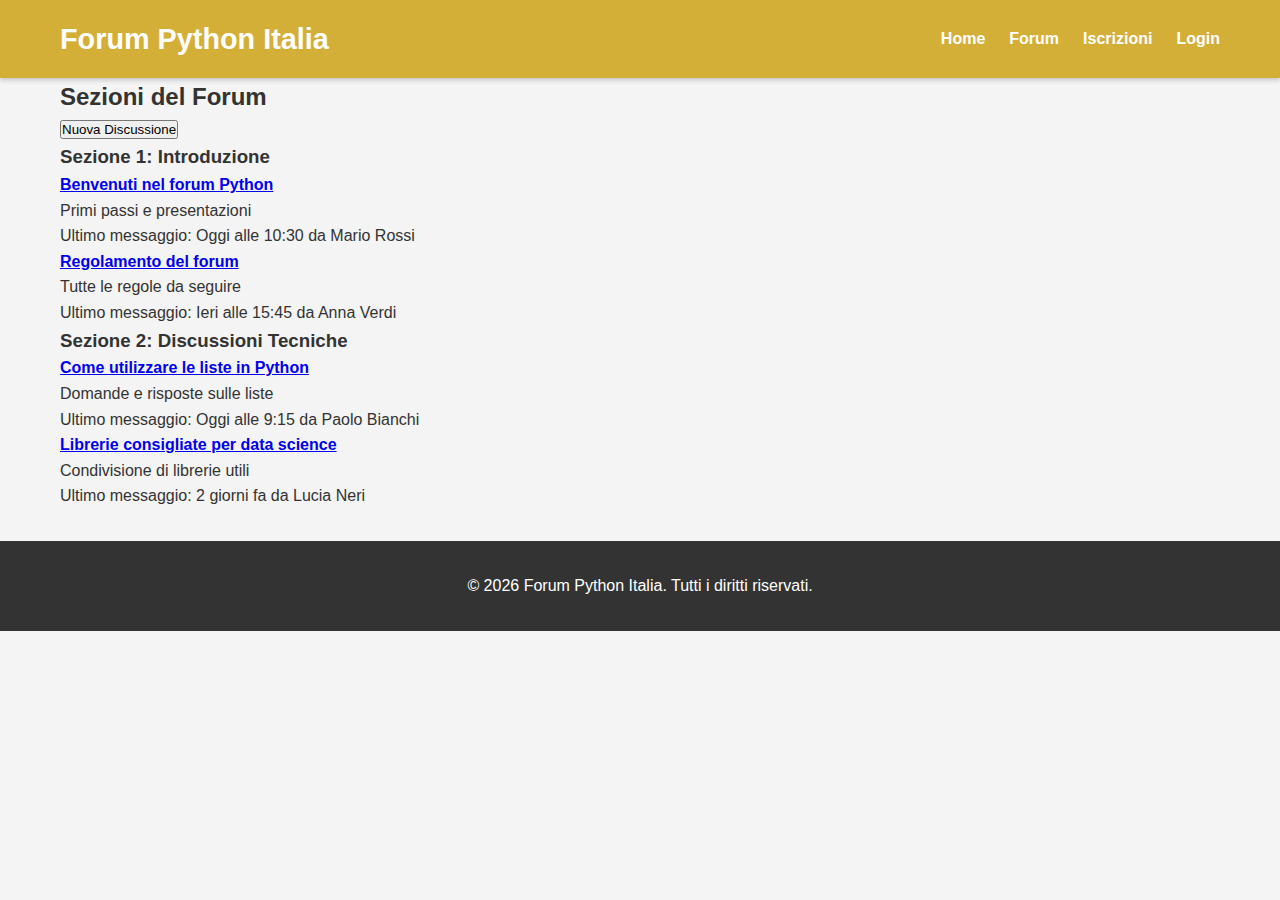
<file: index.html>
<!DOCTYPE html>
<html lang="it">
<head>
    <meta charset="UTF-8">
    <meta name="viewport" content="width=device-width, initial-scale=1.0">
    <title>Forum Python Italia</title>
    <link rel="stylesheet" href="styles.css">
</head>
<body>
    <header>
        <div class="container">
            <h1>Forum Python Italia</h1>
            <nav>
                <ul>
                    <li><a href="#home">Home</a></li>
                    <li><a href="#forum">Forum</a></li>
                    <li><a href="#iscrizioni">Iscrizioni</a></li>
                    <li><a href="#login">Login</a></li>
                </ul>
            </nav>
        </div>
    </header>

    <main class="container">
        <section id="forum">
            <div class="forum-header">
                <h2>Sezioni del Forum</h2>
                <button class="btn-new-topic">Nuova Discussione</button>
            </div>
            
            <div class="forum-section">
                <h3>Sezione 1: Introduzione</h3>
                <div class="topics-list">
                    <div class="topic">
                        <h4><a href="#">Benvenuti nel forum Python</a></h4>
                        <p>Primi passi e presentazioni</p>
                        <div class="topic-meta">
                            <span>Ultimo messaggio: Oggi alle 10:30 da Mario Rossi</span>
                        </div>
                    </div>
                    <div class="topic">
                        <h4><a href="#">Regolamento del forum</a></h4>
                        <p>Tutte le regole da seguire</p>
                        <div class="topic-meta">
                            <span>Ultimo messaggio: Ieri alle 15:45 da Anna Verdi</span>
                        </div>
                    </div>
                </div>
            </div>
            
            <div class="forum-section">
                <h3>Sezione 2: Discussioni Tecniche</h3>
                <div class="topics-list">
                    <div class="topic">
                        <h4><a href="#">Come utilizzare le liste in Python</a></h4>
                        <p>Domande e risposte sulle liste</p>
                        <div class="topic-meta">
                            <span>Ultimo messaggio: Oggi alle 9:15 da Paolo Bianchi</span>
                        </div>
                    </div>
                    <div class="topic">
                        <h4><a href="#">Librerie consigliate per data science</a></h4>
                        <p>Condivisione di librerie utili</p>
                        <div class="topic-meta">
                            <span>Ultimo messaggio: 2 giorni fa da Lucia Neri</span>
                        </div>
                    </div>
                </div>
            </div>
        </section>
    </main>

    <footer>
        <div class="container">
            <p>&copy; 2026 Forum Python Italia. Tutti i diritti riservati.</p>
        </div>
    </footer>
</body>
</html>
</file>
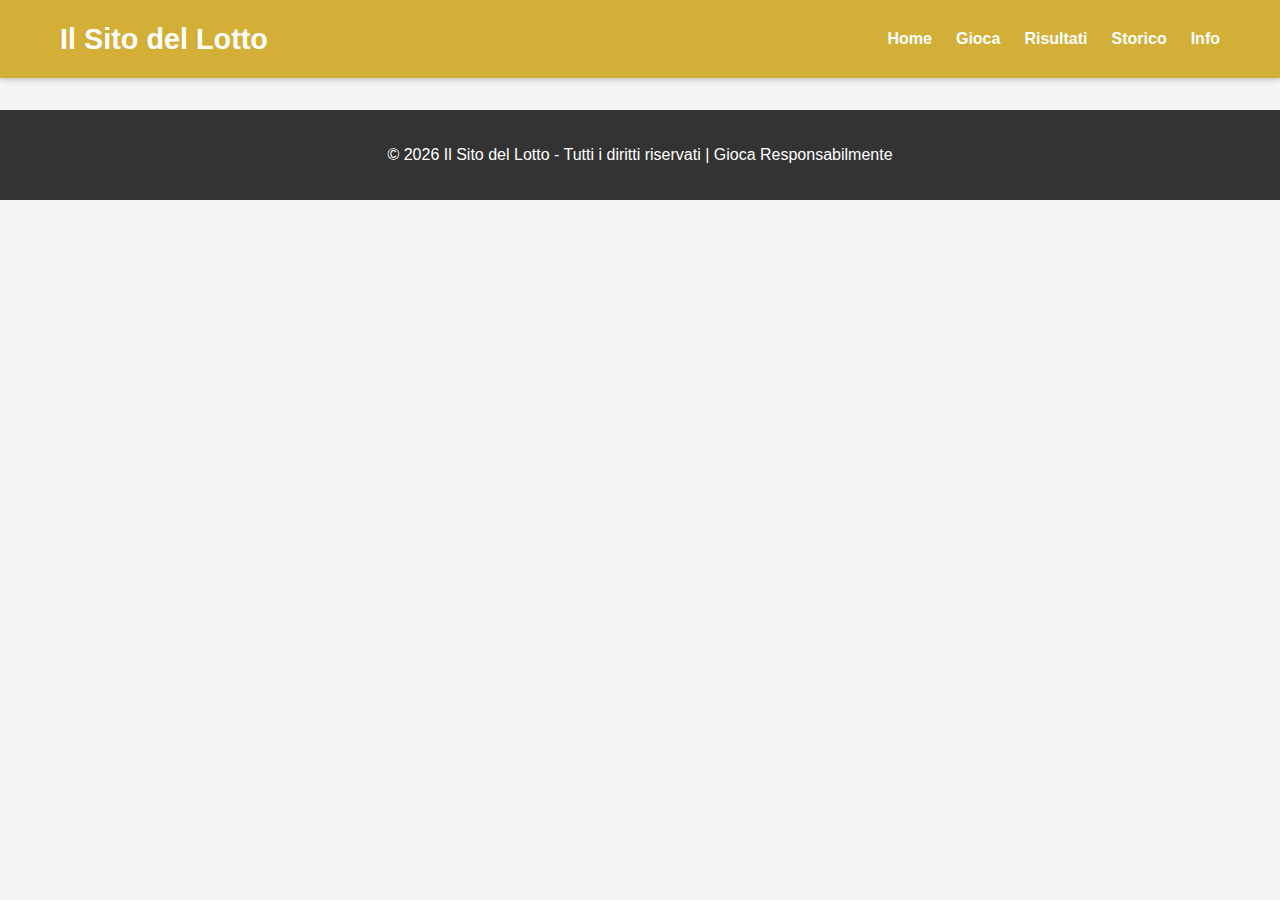
<file: history.html>
<!DOCTYPE html>
<html lang="it">
<head>
    <meta charset="UTF-8">
    <meta name="viewport" content="width=device-width, initial-scale=1.0">
    <title>Storico Giocate - Il Sito del Lotto</title>
    <link rel="stylesheet" href="styles.css">
</head>
<body>
    <header>
        <div class="container">
            <h1>Il Sito del Lotto</h1>
            <nav>
                <ul>
                    <li><a href="index.html">Home</a></li>
                    <li><a href="play.html">Gioca</a></li>
                    <li><a href="results.html">Risultati</a></li>
                    <li><a href="history.html">Storico</a></li>
                    <li><a href="info.html">Info</a></li>
                </ul>
            </nav>
        </div>
    </header>

    <main id="history">
        <div class="container">
            <div class="history-list">
                <h2>Storico delle Tue Giocate</h2>
                <p>Consulta lo storico delle tue giocate passate</p>
                
                <div class="history-item">
                    <h3>Giocata del <span class="date">10/02/2026</span></h3>
                    <p><strong>Numeri:</strong> <span class="numbers">12, 23, 34, 45, 56</span></p>
                    <p><strong>Ruota:</strong> <span class="ruota">Roma</span></p>
                    <p><strong>Tipologia:</strong> <span class="bet-type">Ambo</span></p>
                    <p><strong>Importo:</strong> <span class="amount">€ 2.00</span></p>
                    <p><strong>Esito:</strong> <span class="outcome win">VINTO!</span></p>
                </div>
                
                <div class="history-item">
                    <h3>Giocata del <span class="date">07/02/2026</span></h3>
                    <p><strong>Numeri:</strong> <span class="numbers">7, 14, 21, 28</span></p>
                    <p><strong>Ruota:</strong> <span class="ruota">Milano</span></p>
                    <p><strong>Tipologia:</strong> <span class="bet-type">Terno</span></p>
                    <p><strong>Importo:</strong> <span class="amount">€ 3.00</span></p>
                    <p><strong>Esito:</strong> <span class="outcome lose">PERSA</span></p>
                </div>
                
                <div class="history-item">
                    <h3>Giocata del <span class="date">03/02/2026</span></h3>
                    <p><strong>Numeri:</strong> <span class="numbers">5, 15, 25, 35, 45, 55</span></p>
                    <p><strong>Ruota:</strong> <span class="ruota">Tutte</span></p>
                    <p><strong>Tipologia:</strong> <span class="bet-type">Quaterna</span></p>
                    <p><strong>Importo:</strong> <span class="amount">€ 4.00</span></p>
                    <p><strong>Esito:</strong> <span class="outcome lose">PERSA</span></p>
                </div>
                
                <div class="history-item">
                    <h3>Giocata del <span class="date">31/01/2026</span></h3>
                    <p><strong>Numeri:</strong> <span class="numbers">1, 11, 21, 31, 41, 51, 61</span></p>
                    <p><strong>Ruota:</strong> <span class="ruota">Napoli</span></p>
                    <p><strong>Tipologia:</strong> <span class="bet-type">Cinquina</span></p>
                    <p><strong>Importo:</strong> <span class="amount">€ 5.00</span></p>
                    <p><strong>Esito:</strong> <span class="outcome win">VINTO!</span></p>
                </div>
                
                <div class="history-item">
                    <h3>Giocata del <span class="date">28/01/2026</span></h3>
                    <p><strong>Numeri:</strong> <span class="numbers">8, 18, 28</span></p>
                    <p><strong>Ruota:</strong> <span class="ruota">Bari</span></p>
                    <p><strong>Tipologia:</strong> <span class="bet-type">Ambo</span></p>
                    <p><strong>Importo:</strong> <span class="amount">€ 1.50</span></p>
                    <p><strong>Esito:</strong> <span class="outcome lose">PERSA</span></p>
                </div>
            </div>
        </div>
    </main>

    <footer>
        <div class="container">
            <p>&copy; 2026 Il Sito del Lotto - Tutti i diritti riservati | Gioca Responsabilmente</p>
        </div>
    </footer>

    <script src="script.js"></script>
</body>
</html>
</file>
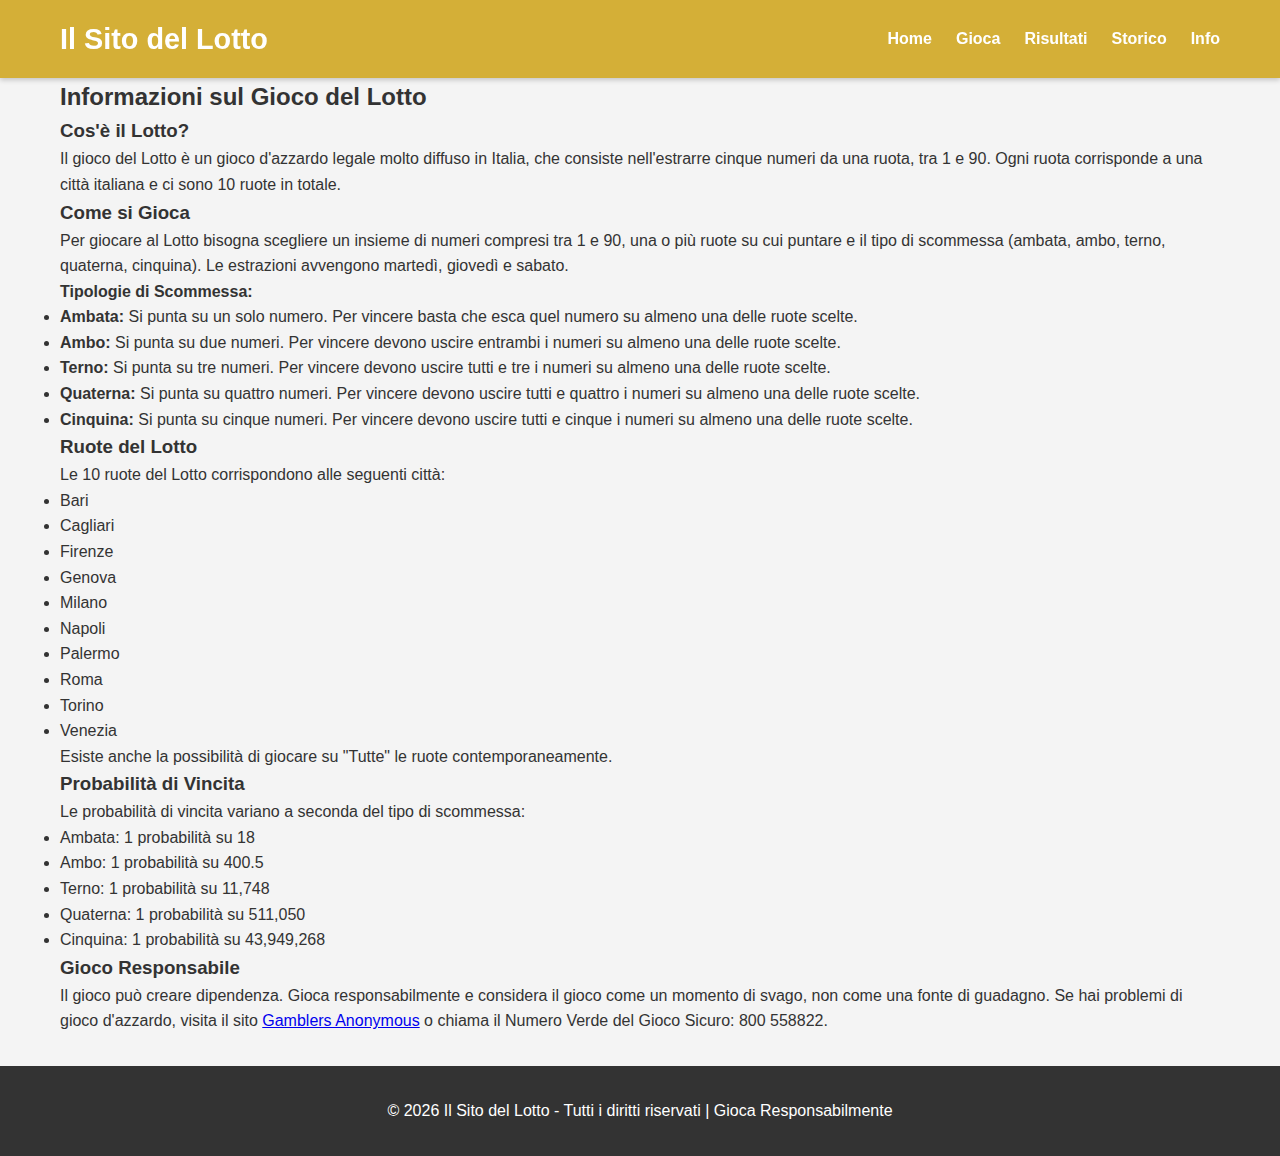
<file: info.html>
<!DOCTYPE html>
<html lang="it">
<head>
    <meta charset="UTF-8">
    <meta name="viewport" content="width=device-width, initial-scale=1.0">
    <title>Informazioni sul Lotto - Il Sito del Lotto</title>
    <link rel="stylesheet" href="styles.css">
</head>
<body>
    <header>
        <div class="container">
            <h1>Il Sito del Lotto</h1>
            <nav>
                <ul>
                    <li><a href="index.html">Home</a></li>
                    <li><a href="play.html">Gioca</a></li>
                    <li><a href="results.html">Risultati</a></li>
                    <li><a href="history.html">Storico</a></li>
                    <li><a href="info.html">Info</a></li>
                </ul>
            </nav>
        </div>
    </header>

    <main id="info">
        <div class="container">
            <h2>Informazioni sul Gioco del Lotto</h2>
            
            <section class="info-section">
                <h3>Cos'è il Lotto?</h3>
                <p>Il gioco del Lotto è un gioco d'azzardo legale molto diffuso in Italia, che consiste nell'estrarre cinque numeri da una ruota, tra 1 e 90. Ogni ruota corrisponde a una città italiana e ci sono 10 ruote in totale.</p>
            </section>
            
            <section class="info-section">
                <h3>Come si Gioca</h3>
                <p>Per giocare al Lotto bisogna scegliere un insieme di numeri compresi tra 1 e 90, una o più ruote su cui puntare e il tipo di scommessa (ambata, ambo, terno, quaterna, cinquina). Le estrazioni avvengono martedì, giovedì e sabato.</p>
                
                <h4>Tipologie di Scommessa:</h4>
                <ul>
                    <li><strong>Ambata:</strong> Si punta su un solo numero. Per vincere basta che esca quel numero su almeno una delle ruote scelte.</li>
                    <li><strong>Ambo:</strong> Si punta su due numeri. Per vincere devono uscire entrambi i numeri su almeno una delle ruote scelte.</li>
                    <li><strong>Terno:</strong> Si punta su tre numeri. Per vincere devono uscire tutti e tre i numeri su almeno una delle ruote scelte.</li>
                    <li><strong>Quaterna:</strong> Si punta su quattro numeri. Per vincere devono uscire tutti e quattro i numeri su almeno una delle ruote scelte.</li>
                    <li><strong>Cinquina:</strong> Si punta su cinque numeri. Per vincere devono uscire tutti e cinque i numeri su almeno una delle ruote scelte.</li>
                </ul>
            </section>
            
            <section class="info-section">
                <h3>Ruote del Lotto</h3>
                <p>Le 10 ruote del Lotto corrispondono alle seguenti città:</p>
                <ul>
                    <li>Bari</li>
                    <li>Cagliari</li>
                    <li>Firenze</li>
                    <li>Genova</li>
                    <li>Milano</li>
                    <li>Napoli</li>
                    <li>Palermo</li>
                    <li>Roma</li>
                    <li>Torino</li>
                    <li>Venezia</li>
                </ul>
                <p>Esiste anche la possibilità di giocare su "Tutte" le ruote contemporaneamente.</p>
            </section>
            
            <section class="info-section">
                <h3>Probabilità di Vincita</h3>
                <p>Le probabilità di vincita variano a seconda del tipo di scommessa:</p>
                <ul>
                    <li>Ambata: 1 probabilità su 18</li>
                    <li>Ambo: 1 probabilità su 400.5</li>
                    <li>Terno: 1 probabilità su 11,748</li>
                    <li>Quaterna: 1 probabilità su 511,050</li>
                    <li>Cinquina: 1 probabilità su 43,949,268</li>
                </ul>
            </section>
            
            <section class="info-section">
                <h3>Gioco Responsabile</h3>
                <p>Il gioco può creare dipendenza. Gioca responsabilmente e considera il gioco come un momento di svago, non come una fonte di guadagno. Se hai problemi di gioco d'azzardo, visita il sito <a href="https://www.gamblersanonymous.org/" target="_blank">Gamblers Anonymous</a> o chiama il Numero Verde del Gioco Sicuro: 800 558822.</p>
            </section>
        </div>
    </main>

    <footer>
        <div class="container">
            <p>&copy; 2026 Il Sito del Lotto - Tutti i diritti riservati | Gioca Responsabilmente</p>
        </div>
    </footer>

    <script src="script.js"></script>
</body>
</html>
</file>
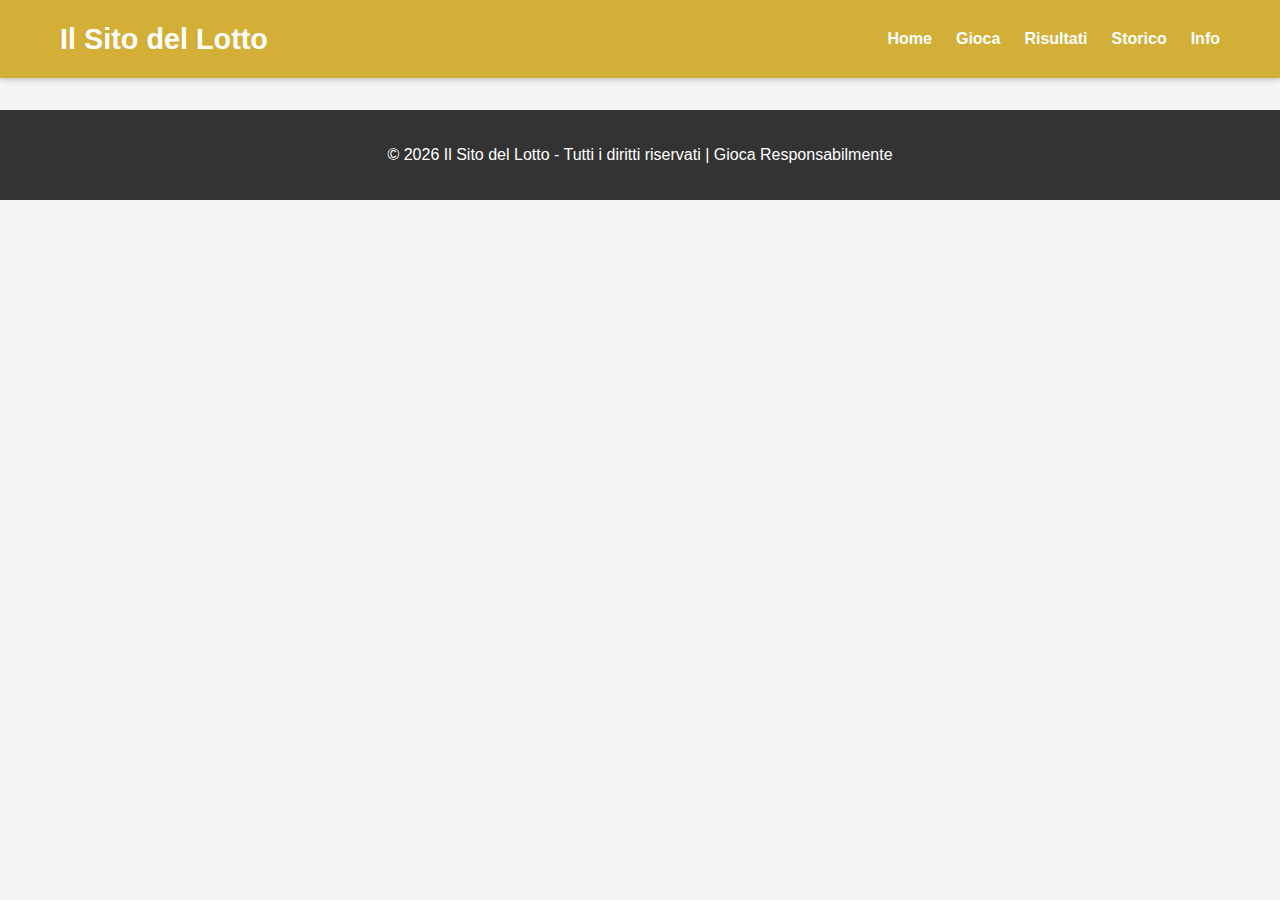
<file: play.html>
<!DOCTYPE html>
<html lang="it">
<head>
    <meta charset="UTF-8">
    <meta name="viewport" content="width=device-width, initial-scale=1.0">
    <title>Gioca al Lotto - Il Sito del Lotto</title>
    <link rel="stylesheet" href="styles.css">
</head>
<body>
    <header>
        <div class="container">
            <h1>Il Sito del Lotto</h1>
            <nav>
                <ul>
                    <li><a href="index.html">Home</a></li>
                    <li><a href="play.html">Gioca</a></li>
                    <li><a href="results.html">Risultati</a></li>
                    <li><a href="history.html">Storico</a></li>
                    <li><a href="info.html">Info</a></li>
                </ul>
            </nav>
        </div>
    </header>

    <main id="play">
        <div class="container">
            <div class="play-section">
                <h2>Gioca al Lotto</h2>
                <p>Seleziona i tuoi numeri fortunati, la ruota e il tipo di scommessa</p>
                
                <div class="numbers-grid">
                    <h3>Scegli i Numeri (Massimo 10)</h3>
                    <div id="numbers-container"></div>
                    
                    <div class="quick-pick">
                        <button onclick="quickPick(5)" class="btn-primary">5 Numeri Casuali</button>
                        <button onclick="quickPick(6)" class="btn-primary">6 Numeri Casuali</button>
                        <button onclick="quickPick(7)" class="btn-primary">7 Numeri Casuali</button>
                        <button onclick="quickPick(8)" class="btn-primary">8 Numeri Casuali</button>
                        <button onclick="quickPick(9)" class="btn-primary">9 Numeri Casuali</button>
                        <button onclick="quickPick(10)" class="btn-primary">10 Numeri Casuali</button>
                    </div>
                </div>
                
                <div class="selected-numbers">
                    <h3>Numeri Selezionati:</h3>
                    <!-- I numeri selezionati verranno mostrati qui -->
                </div>
                
                <div class="ruote-selection">
                    <h3>Seleziona la Ruota:</h3>
                    <!-- Le ruote verranno popolate tramite JavaScript -->
                </div>
                
                <div class="bet-types">
                    <h3>Seleziona il Tipo di Scommessa:</h3>
                    <!-- I tipi di scommessa verranno popolati tramite JavaScript -->
                </div>
                
                <div class="bet-amount">
                    <h3>Importo della Scommessa (€):</h3>
                    <input type="number" min="0.50" step="0.50" placeholder="Es. 1.00">
                </div>
                
                <div class="submit-bet">
                    <button class="btn-primary">Conferma Scommessa</button>
                </div>
            </div>
        </div>
    </main>

    <footer>
        <div class="container">
            <p>&copy; 2026 Il Sito del Lotto - Tutti i diritti riservati | Gioca Responsabilmente</p>
        </div>
    </footer>

    <script src="script.js"></script>
</body>
</html>
</file>
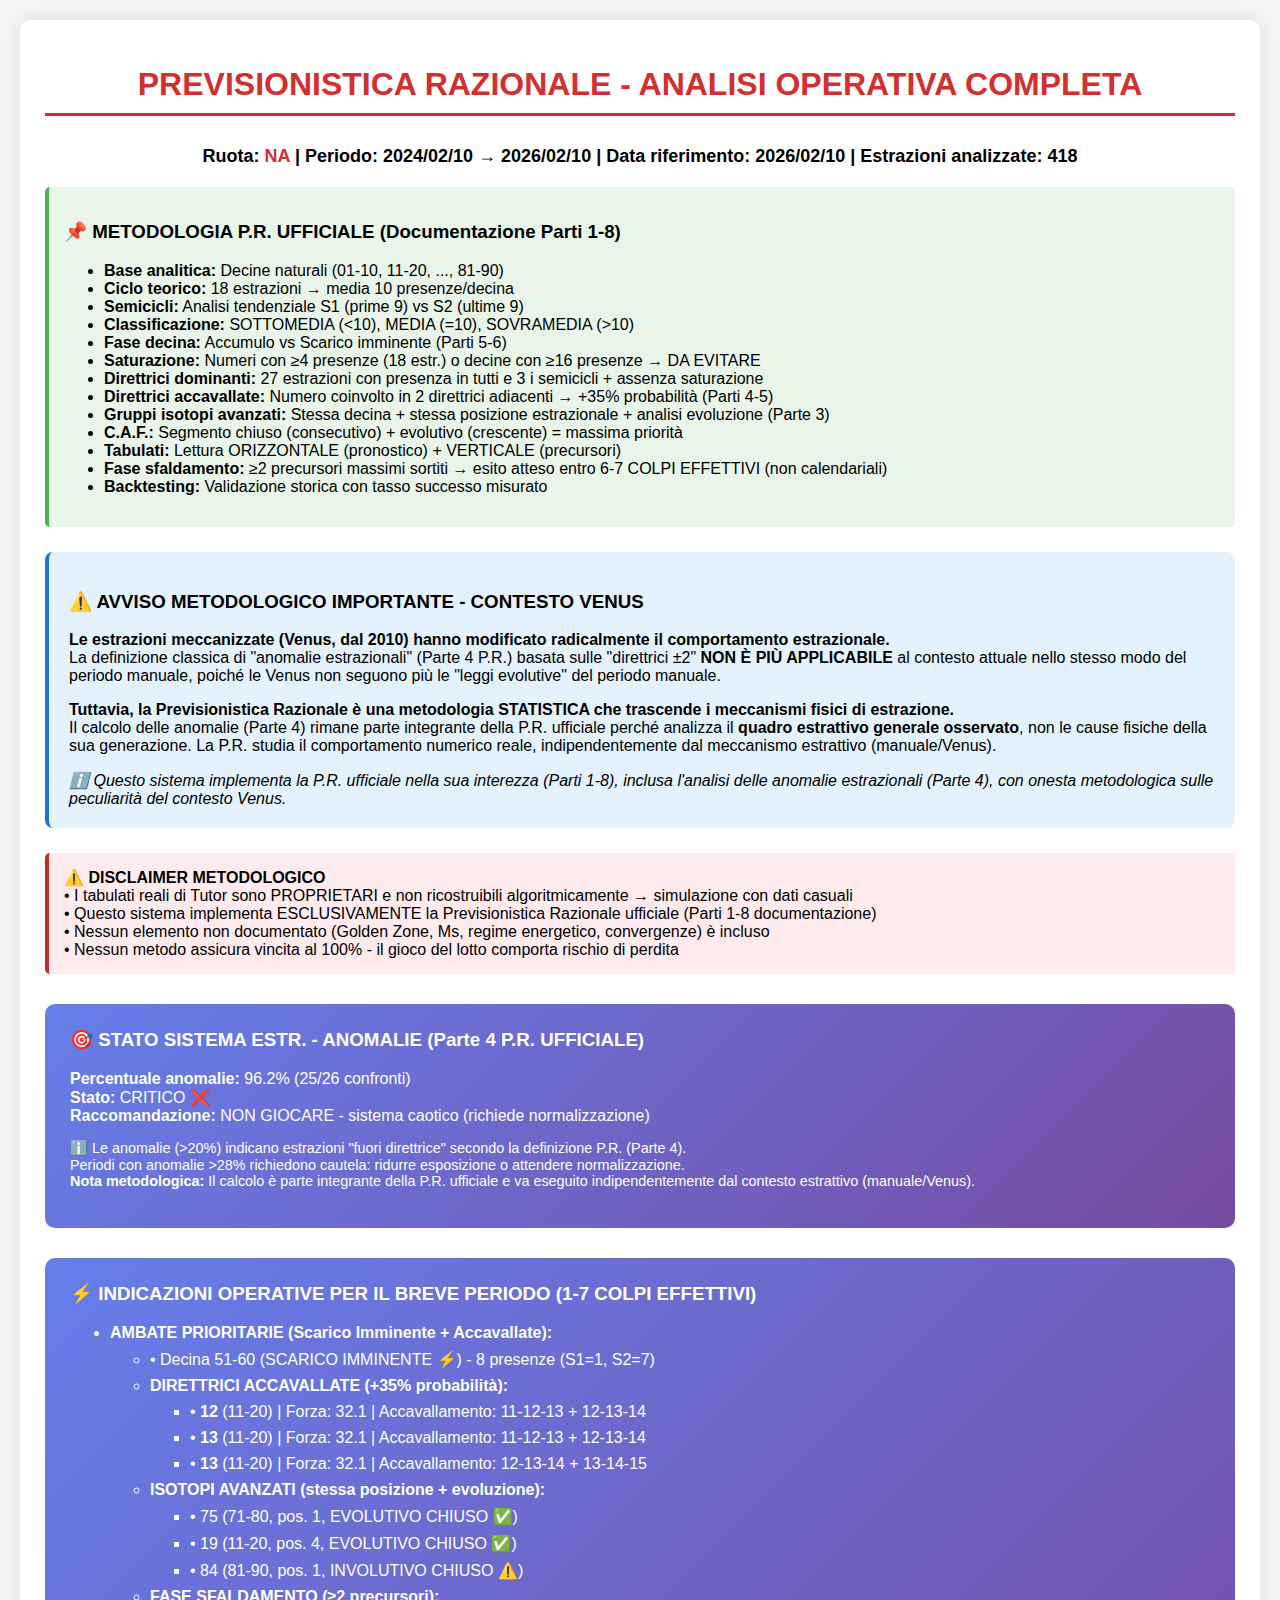
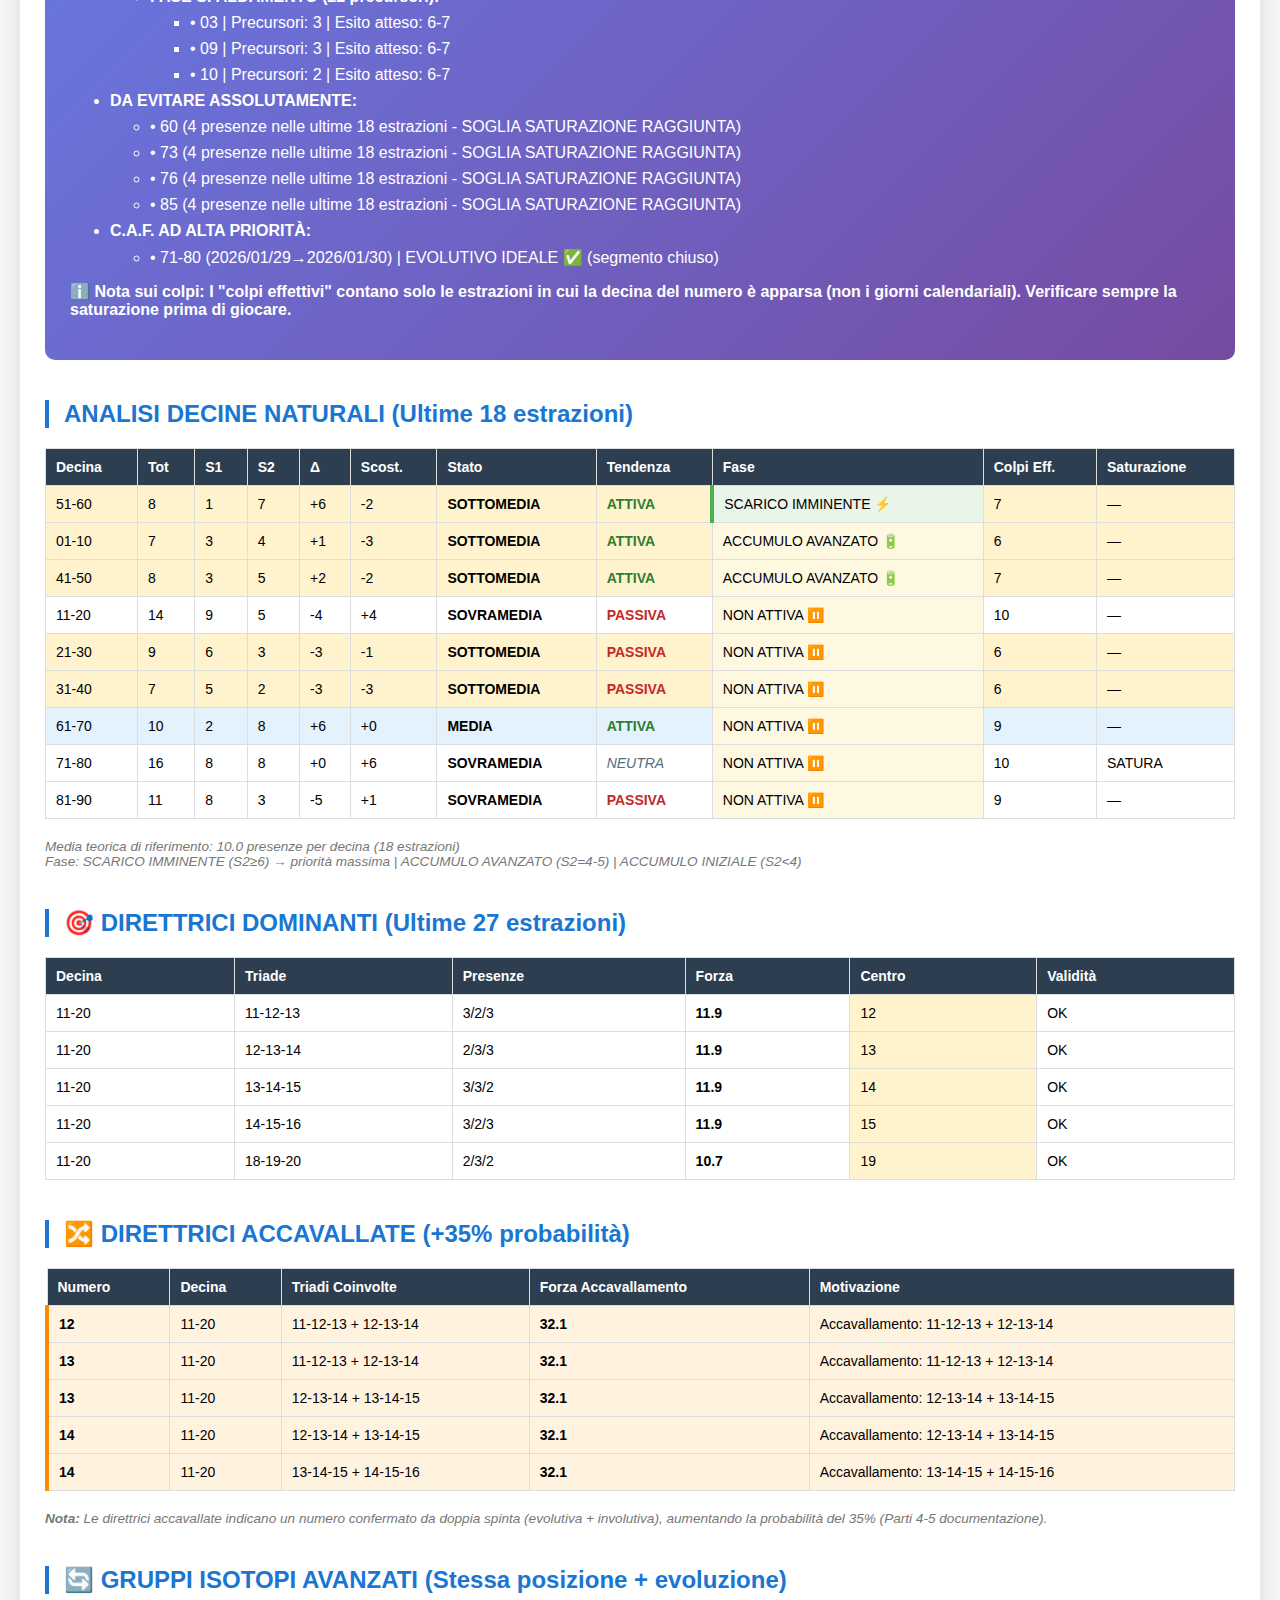
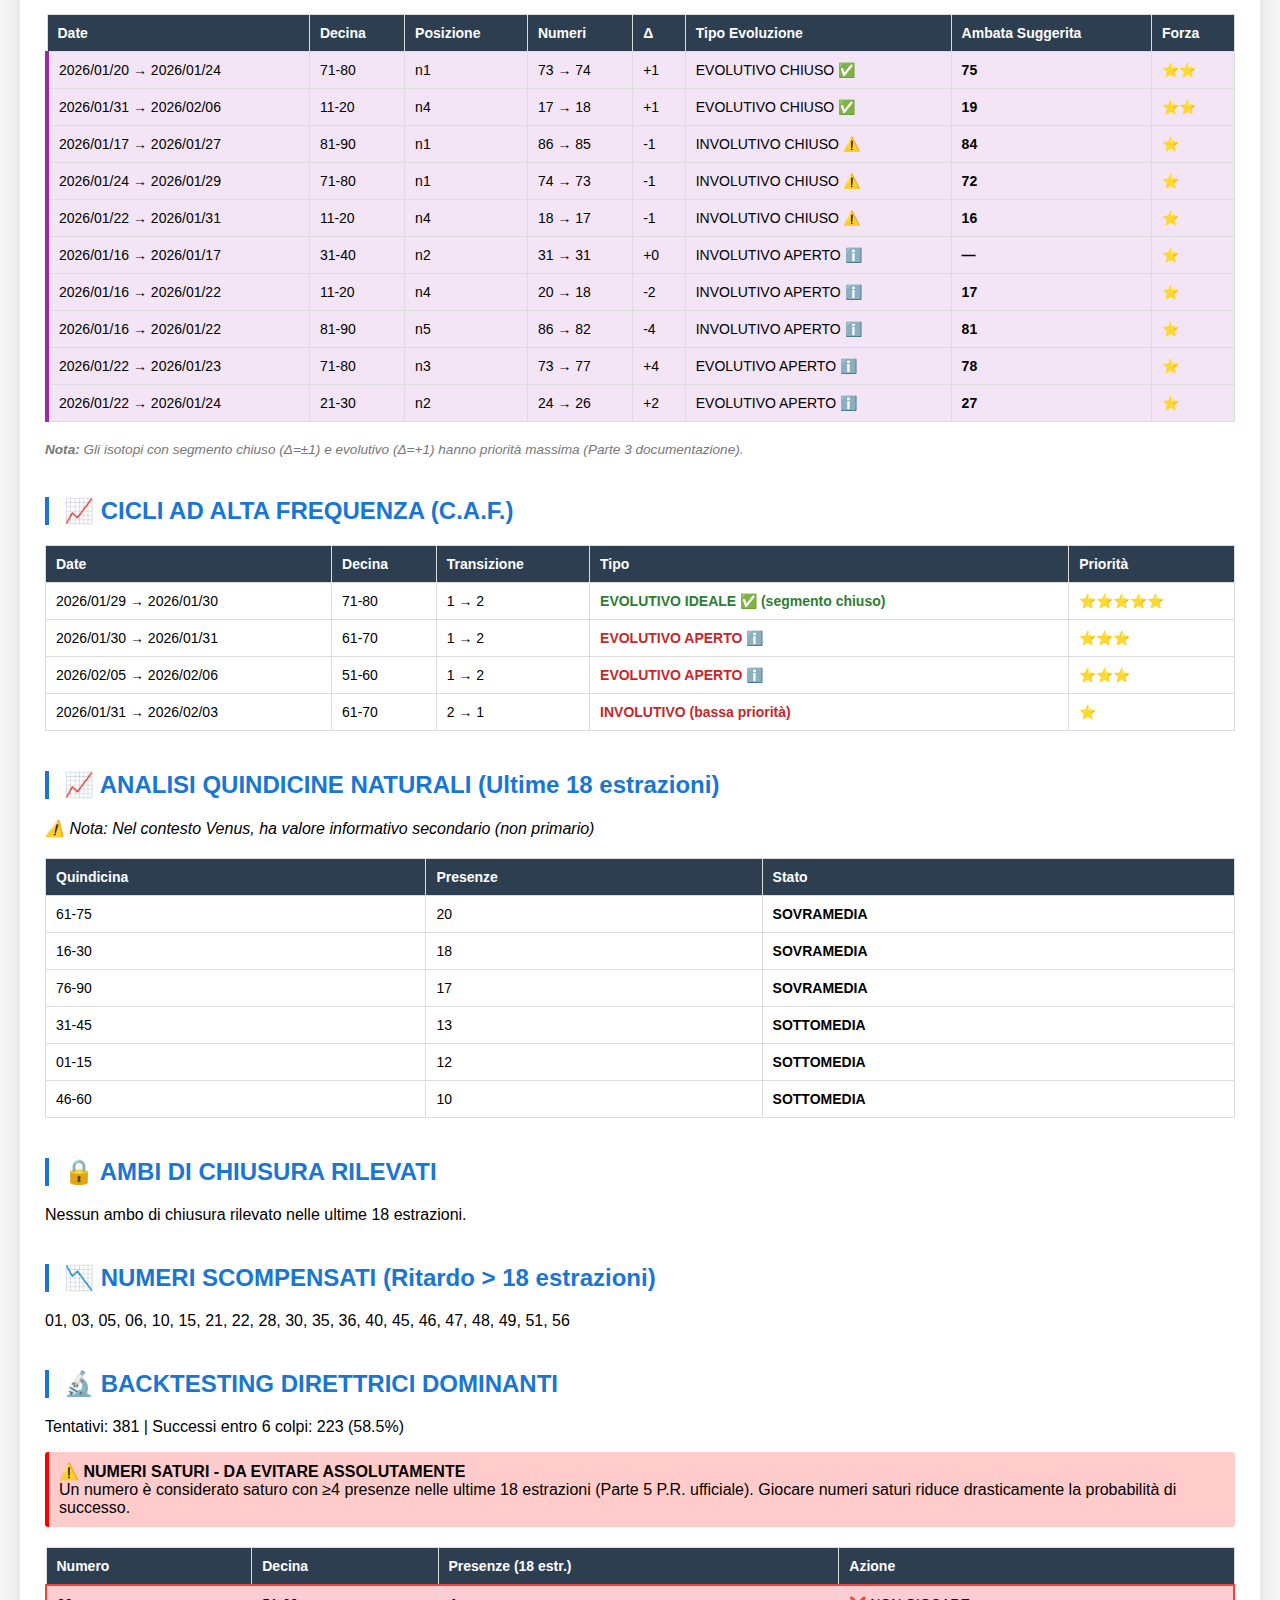
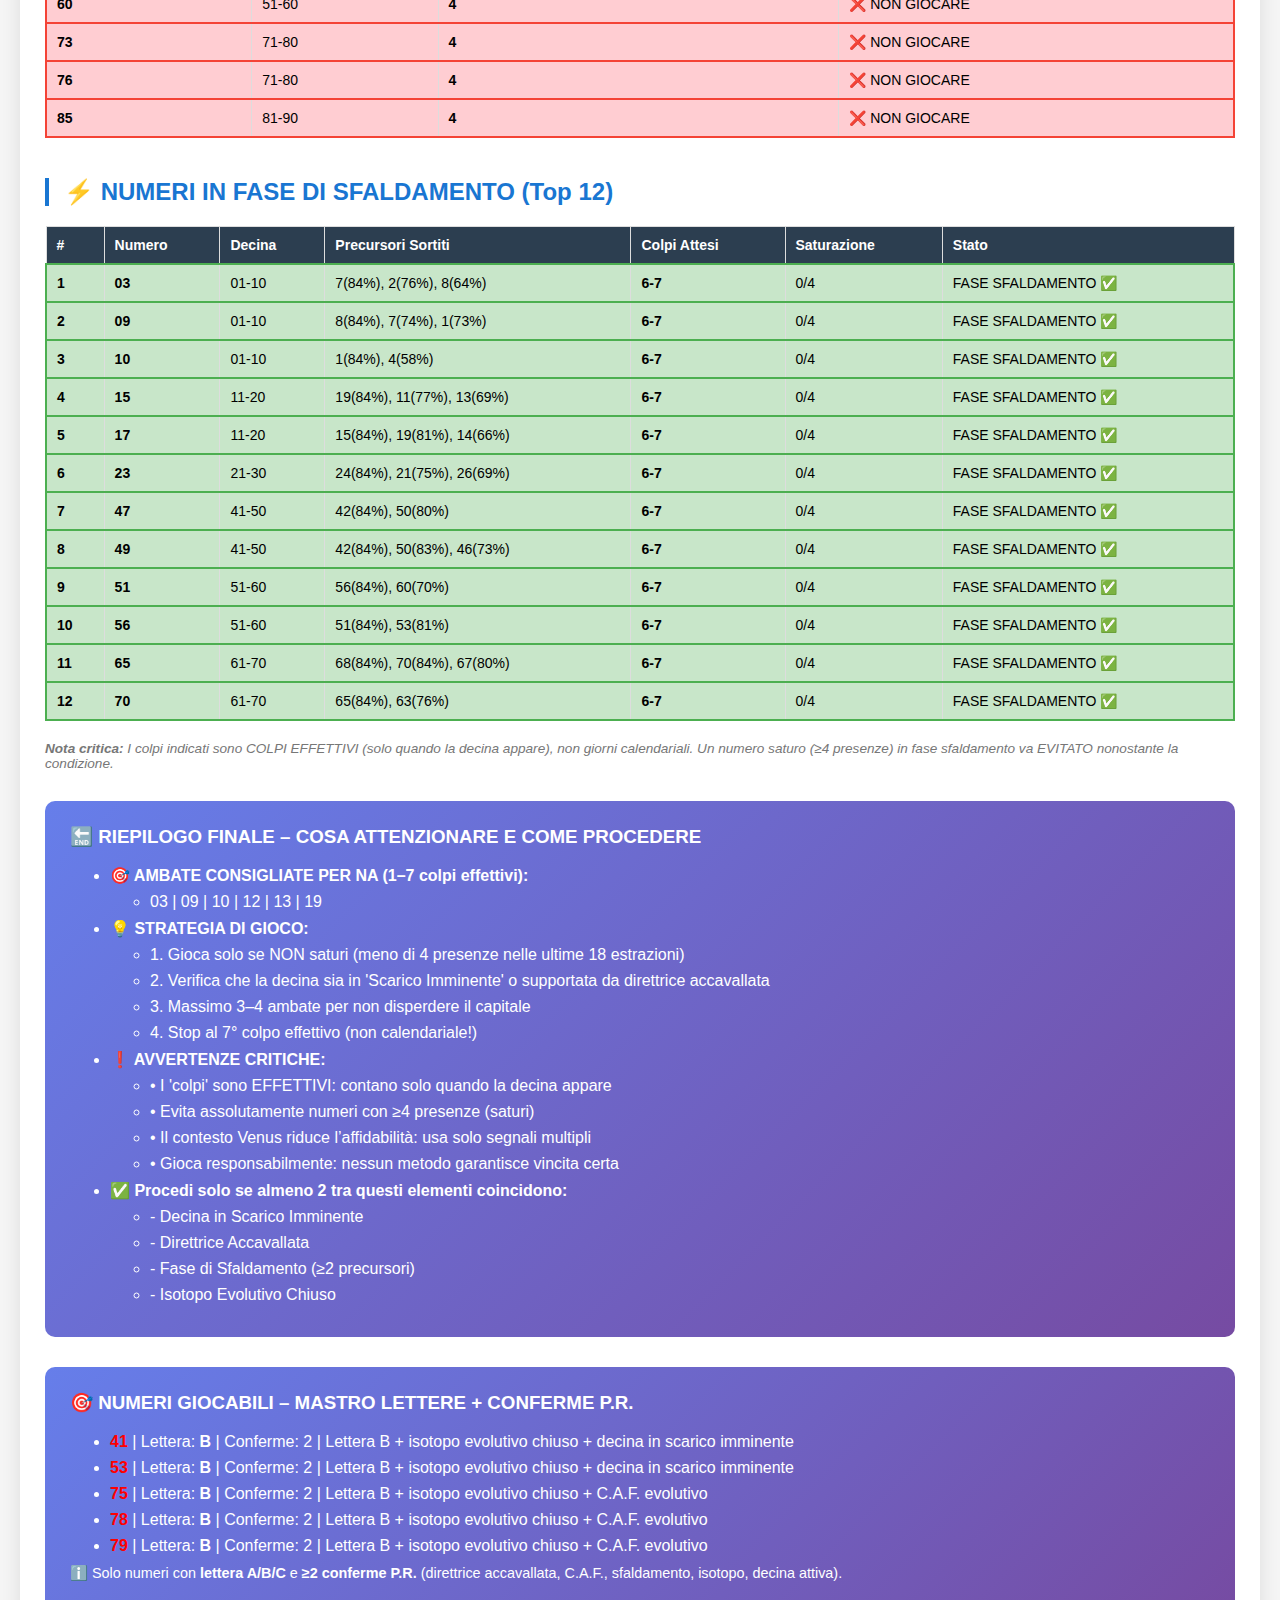
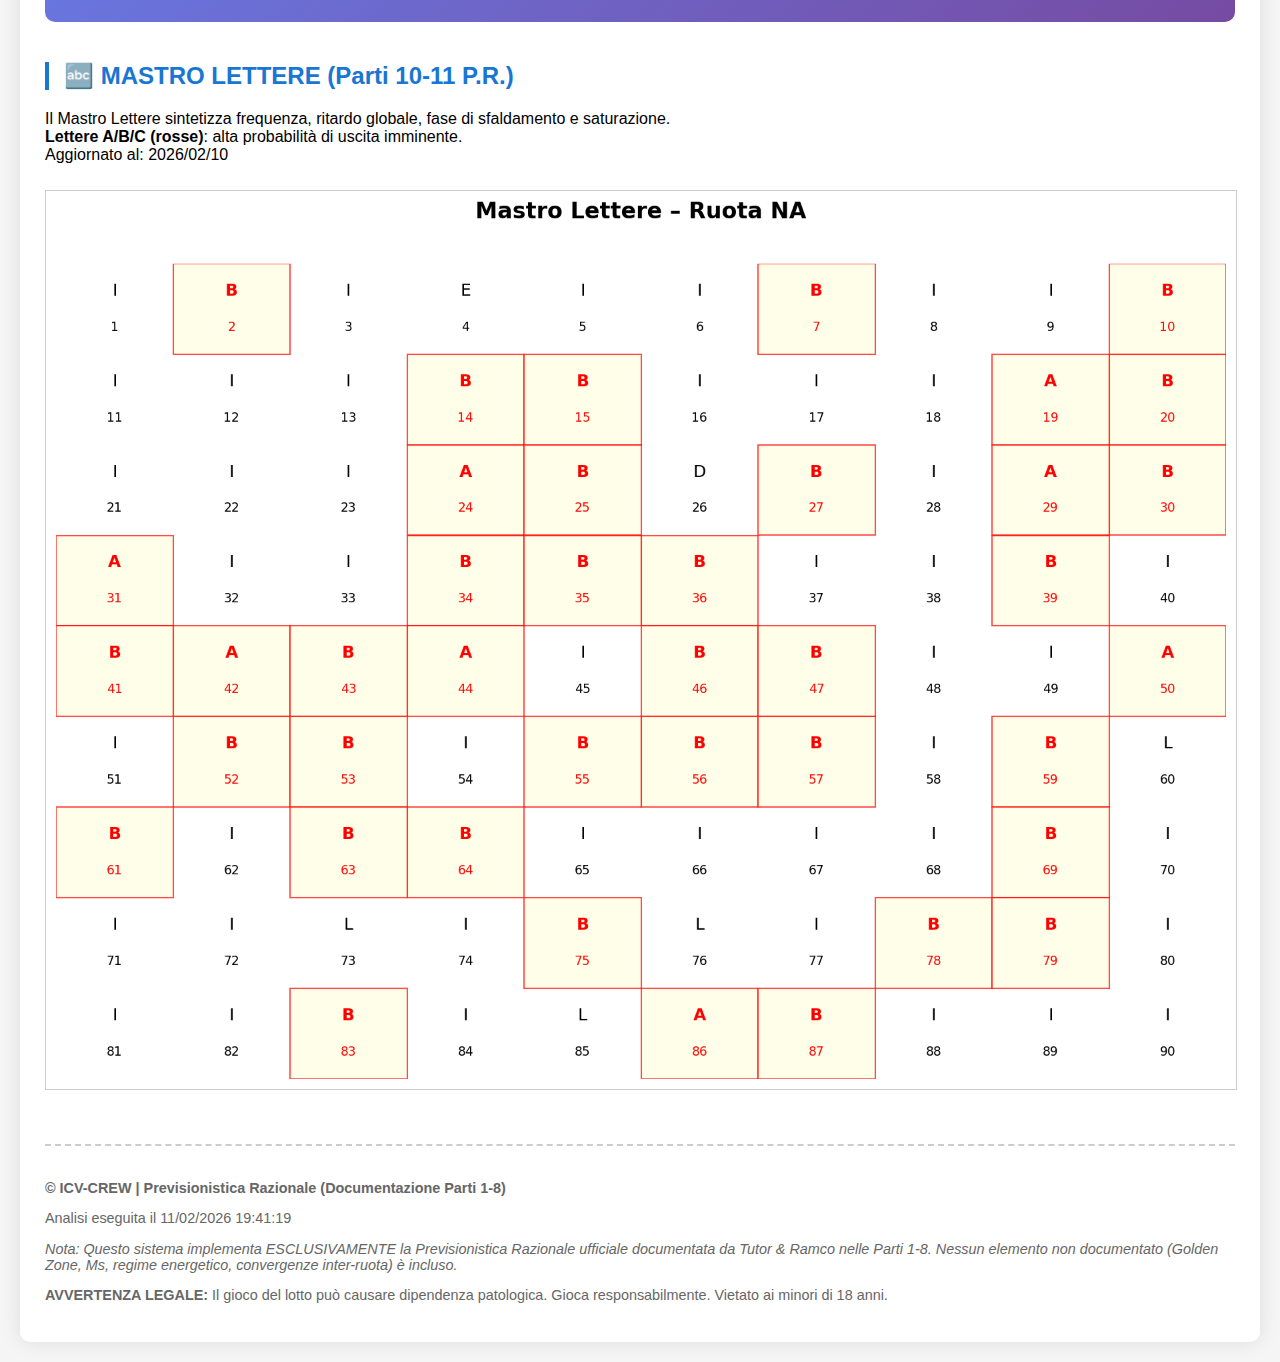
<file: PR_REPORT_NA_20260211_194119.html>
<!DOCTYPE html>
<html lang="it">
<head>
<meta charset="UTF-8">
<title>PREVISIONISTICA RAZIONALE - NA | 2024/02/10 → 2026/02/10</title>
<style>
body { font-family: Arial, sans-serif; margin: 20px; background: #f5f5f5; }
.container { max-width: 1400px; margin: 0 auto; background: white; padding: 25px; border-radius: 10px; box-shadow: 0 0 20px rgba(0,0,0,0.1); }
h1 { color: #d32f2f; text-align: center; border-bottom: 3px solid #d32f2f; padding-bottom: 10px; margin-bottom: 30px; }
h2 { color: #1976d2; border-left: 4px solid #1976d2; padding-left: 15px; margin-top: 40px; }
table { width: 100%; border-collapse: collapse; margin: 20px 0; font-size: 14px; }
th, td { border: 1px solid #ddd; padding: 10px; text-align: left; }
th { background-color: #2c3e50; color: white; }
.sottomedia { background-color: #fff3cd; }
.media { background-color: #e3f2fd; }
.sovrmedia { background-color: #ffebee; }
.attiva { color: #2e7d32; font-weight: bold; }
.passiva { color: #c62828; font-weight: bold; }
.neutra { color: #546e7a; font-style: italic; }
.scarico { background-color: #e8f5e8; border-left: 4px solid #4caf50; }
.accumulo { background-color: #fff8e1; }
.sfaldamento { background-color: #c8e6c9; border: 2px solid #4caf50; }
.saturato { background-color: #ffcdd2; border: 2px solid #f44336; }
.isotopo { background-color: #f3e5f5; border-left: 4px solid #9c27b0; }
.accavallata { background-color: #fff3e0; border-left: 4px solid #fb8c00; }
.footer { margin-top: 40px; padding-top: 20px; border-top: 2px dashed #ccc; font-size: 0.9em; color: #666; }
.pr-ufficiale { background-color: #e8f5e8; border-left: 4px solid #4caf50; padding: 15px; margin: 20px 0; border-radius: 5px; }
.nota { font-size: 0.85em; color: #777; margin-top: 5px; font-style: italic; }
.disclaimer { background: #ffebee; border-left: 4px solid #c62828; padding: 15px; margin: 20px 0; border-radius: 5px; }
.breve-periodo { background: linear-gradient(135deg, #667eea 0%, #764ba2 100%); color: white; padding: 25px; border-radius: 10px; margin: 30px 0; }
.breve-periodo h3 { margin-top: 0; color: white; }
.breve-periodo ul { margin-bottom: 0; }
.breve-periodo li { margin: 8px 0; }
.alert { background: #ffcccb; border-left: 4px solid #ff0000; padding: 10px; margin: 10px 0; border-radius: 3px; }
.venus-avviso { background: #e3f2fd; border-left: 4px solid #1976d2; padding: 20px; border-radius: 8px; margin: 25px 0; }
</style>
</head>
<body>
<div class="container">
<h1>PREVISIONISTICA RAZIONALE - ANALISI OPERATIVA COMPLETA</h1>
<p style="text-align: center; font-size: 18px; font-weight: bold;">
Ruota: <span style="color: #d32f2f;">NA</span> | Periodo: 2024/02/10 → 2026/02/10 | Data riferimento: 2026/02/10 | Estrazioni analizzate: 418
</p>
<div class="pr-ufficiale">
<h3>📌 METODOLOGIA P.R. UFFICIALE (Documentazione Parti 1-8)</h3>
<ul>
<li><strong>Base analitica:</strong> Decine naturali (01-10, 11-20, ..., 81-90)</li>
<li><strong>Ciclo teorico:</strong> 18 estrazioni → media 10 presenze/decina</li>
<li><strong>Semicicli:</strong> Analisi tendenziale S1 (prime 9) vs S2 (ultime 9)</li>
<li><strong>Classificazione:</strong> SOTTOMEDIA (&lt;10), MEDIA (=10), SOVRAMEDIA (&gt;10)</li>
<li><strong>Fase decina:</strong> Accumulo vs Scarico imminente (Parti 5-6)</li>
<li><strong>Saturazione:</strong> Numeri con ≥4 presenze (18 estr.) o decine con ≥16 presenze → DA EVITARE</li>
<li><strong>Direttrici dominanti:</strong> 27 estrazioni con presenza in tutti e 3 i semicicli + assenza saturazione</li>
<li><strong>Direttrici accavallate:</strong> Numero coinvolto in 2 direttrici adiacenti → +35% probabilità (Parti 4-5)</li>
<li><strong>Gruppi isotopi avanzati:</strong> Stessa decina + stessa posizione estrazionale + analisi evoluzione (Parte 3)</li>
<li><strong>C.A.F.:</strong> Segmento chiuso (consecutivo) + evolutivo (crescente) = massima priorità</li>
<li><strong>Tabulati:</strong> Lettura ORIZZONTALE (pronostico) + VERTICALE (precursori)</li>
<li><strong>Fase sfaldamento:</strong> ≥2 precursori massimi sortiti → esito atteso entro 6-7 COLPI EFFETTIVI (non calendariali)</li>
<li><strong>Backtesting:</strong> Validazione storica con tasso successo misurato</li>
</ul>
</div>
<div class="venus-avviso">
<h3>⚠️ AVVISO METODOLOGICO IMPORTANTE - CONTESTO VENUS</h3>
<p style="margin-bottom: 15px;">
<strong>Le estrazioni meccanizzate (Venus, dal 2010) hanno modificato radicalmente il comportamento estrazionale.</strong><br>
La definizione classica di "anomalie estrazionali" (Parte 4 P.R.) basata sulle "direttrici ±2" <strong>NON È PIÙ APPLICABILE</strong> 
al contesto attuale nello stesso modo del periodo manuale, poiché le Venus non seguono più le "leggi evolutive" del periodo manuale.
</p>
<p style="margin-bottom: 15px;">
<strong>Tuttavia, la Previsionistica Razionale è una metodologia STATISTICA che trascende i meccanismi fisici di estrazione.</strong><br>
Il calcolo delle anomalie (Parte 4) rimane parte integrante della P.R. ufficiale perché analizza il <strong>quadro estrattivo generale osservato</strong>, 
non le cause fisiche della sua generazione. La P.R. studia il comportamento numerico reale, indipendentemente dal meccanismo estrattivo (manuale/Venus).
</p>
<p style="font-style: italic; margin-bottom: 0;">
ℹ️ Questo sistema implementa la P.R. ufficiale nella sua interezza (Parti 1-8), inclusa l'analisi delle anomalie estrazionali (Parte 4), 
con onesta metodologica sulle peculiarità del contesto Venus.
</p>
</div>
<div class="disclaimer">
<strong>⚠️ DISCLAIMER METODOLOGICO</strong><br>
• I tabulati reali di Tutor sono PROPRIETARI e non ricostruibili algoritmicamente → simulazione con dati casuali<br>
• Questo sistema implementa ESCLUSIVAMENTE la Previsionistica Razionale ufficiale (Parti 1-8 documentazione)<br>
• Nessun elemento non documentato (Golden Zone, Ms, regime energetico, convergenze) è incluso<br>
• Nessun metodo assicura vincita al 100% - il gioco del lotto comporta rischio di perdita
</div>
<!-- SEZIONE ANOMALIE (MIGLIORAMENTO 1) -->
<div class="breve-periodo">
<h3>🎯 STATO SISTEMA ESTR. - ANOMALIE (Parte 4 P.R. UFFICIALE)</h3>
<p style="margin-bottom: 15px;">
<strong>Percentuale anomalie:</strong> 96.2% (25/26 confronti)<br>
<strong>Stato:</strong> CRITICO ❌<br>
<strong>Raccomandazione:</strong> NON GIOCARE - sistema caotico (richiede normalizzazione)
</p>
<p style="font-size: 0.9em; margin-top: 10px;">
ℹ️ Le anomalie (>20%) indicano estrazioni "fuori direttrice" secondo la definizione P.R. (Parte 4).<br>
Periodi con anomalie &gt;28% richiedono cautela: ridurre esposizione o attendere normalizzazione.<br>
<strong>Nota metodologica:</strong> Il calcolo è parte integrante della P.R. ufficiale e va eseguito indipendentemente dal contesto estrattivo (manuale/Venus).
</p>
</div>

<!-- SEZIONE INDICAZIONI BREVE PERIODO -->
<div class="breve-periodo">
<h3>⚡ INDICAZIONI OPERATIVE PER IL BREVE PERIODO (1-7 COLPI EFFETTIVI)</h3>
<ul>
<li><strong>AMBATE PRIORITARIE (Scarico Imminente + Accavallate):</strong></li>
<ul><li>• Decina 51-60 (SCARICO IMMINENTE ⚡) - 8 presenze (S1=1, S2=7)</li><li><strong>DIRETTRICI ACCAVALLATE (+35% probabilità):</strong></li><ul><li>• <strong>12</strong> (11-20) | Forza: 32.1 | Accavallamento: 11-12-13 + 12-13-14</li><li>• <strong>13</strong> (11-20) | Forza: 32.1 | Accavallamento: 11-12-13 + 12-13-14</li><li>• <strong>13</strong> (11-20) | Forza: 32.1 | Accavallamento: 12-13-14 + 13-14-15</li></ul><li><strong>ISOTOPI AVANZATI (stessa posizione + evoluzione):</strong></li><ul><li>• 75 (71-80, pos. 1, EVOLUTIVO CHIUSO ✅)</li><li>• 19 (11-20, pos. 4, EVOLUTIVO CHIUSO ✅)</li><li>• 84 (81-90, pos. 1, INVOLUTIVO CHIUSO ⚠️)</li></ul><li><strong>FASE SFALDAMENTO (≥2 precursori):</strong></li><ul><li>• 03 | Precursori: 3 | Esito atteso: 6-7</li><li>• 09 | Precursori: 3 | Esito atteso: 6-7</li><li>• 10 | Precursori: 2 | Esito atteso: 6-7</li></ul>
</ul>
<li><strong>DA EVITARE ASSOLUTAMENTE:</strong></li>
<ul><li>• 60 (4 presenze nelle ultime 18 estrazioni - SOGLIA SATURAZIONE RAGGIUNTA)</li><li>• 73 (4 presenze nelle ultime 18 estrazioni - SOGLIA SATURAZIONE RAGGIUNTA)</li><li>• 76 (4 presenze nelle ultime 18 estrazioni - SOGLIA SATURAZIONE RAGGIUNTA)</li><li>• 85 (4 presenze nelle ultime 18 estrazioni - SOGLIA SATURAZIONE RAGGIUNTA)</li>
</ul>
<li><strong>C.A.F. AD ALTA PRIORITÀ:</strong></li>
<ul><li>• 71-80 (2026/01/29→2026/01/30) | EVOLUTIVO IDEALE ✅ (segmento chiuso)</li>
</ul>
</ul>
<p style="margin-top: 15px; font-weight: bold;">
ℹ️ <strong>Nota sui colpi:</strong> I "colpi effettivi" contano solo le estrazioni in cui la decina del numero è apparsa (non i giorni calendariali).
Verificare sempre la saturazione prima di giocare.
</p>
</div>

<!-- ANALISI DECINE CON FASE -->
<h2>ANALISI DECINE NATURALI (Ultime 18 estrazioni)</h2>
<table>
<tr>
<th>Decina</th>
<th>Tot</th>
<th>S1</th>
<th>S2</th>
<th>Δ</th>
<th>Scost.</th>
<th>Stato</th>
<th>Tendenza</th>
<th>Fase</th>
<th>Colpi Eff.</th>
<th>Saturazione</th>
</tr>
<tr class='sottomedia'>
<td>51-60</td>
<td>8</td>
<td>1</td>
<td>7</td>
<td>+6</td>
<td>-2</td>
<td><strong>SOTTOMEDIA</strong></td>
<td class="attiva">ATTIVA</td>
<td class="scarico">SCARICO IMMINENTE ⚡</td>
<td>7</td>
<td>—</td>
</tr>
<tr class='sottomedia'>
<td>01-10</td>
<td>7</td>
<td>3</td>
<td>4</td>
<td>+1</td>
<td>-3</td>
<td><strong>SOTTOMEDIA</strong></td>
<td class="attiva">ATTIVA</td>
<td class="accumulo">ACCUMULO AVANZATO 🔋</td>
<td>6</td>
<td>—</td>
</tr>
<tr class='sottomedia'>
<td>41-50</td>
<td>8</td>
<td>3</td>
<td>5</td>
<td>+2</td>
<td>-2</td>
<td><strong>SOTTOMEDIA</strong></td>
<td class="attiva">ATTIVA</td>
<td class="accumulo">ACCUMULO AVANZATO 🔋</td>
<td>7</td>
<td>—</td>
</tr>
<tr class='sovramedia'>
<td>11-20</td>
<td>14</td>
<td>9</td>
<td>5</td>
<td>-4</td>
<td>+4</td>
<td><strong>SOVRAMEDIA</strong></td>
<td class="passiva">PASSIVA</td>
<td class="accumulo">NON ATTIVA ⏸️</td>
<td>10</td>
<td>—</td>
</tr>
<tr class='sottomedia'>
<td>21-30</td>
<td>9</td>
<td>6</td>
<td>3</td>
<td>-3</td>
<td>-1</td>
<td><strong>SOTTOMEDIA</strong></td>
<td class="passiva">PASSIVA</td>
<td class="accumulo">NON ATTIVA ⏸️</td>
<td>6</td>
<td>—</td>
</tr>
<tr class='sottomedia'>
<td>31-40</td>
<td>7</td>
<td>5</td>
<td>2</td>
<td>-3</td>
<td>-3</td>
<td><strong>SOTTOMEDIA</strong></td>
<td class="passiva">PASSIVA</td>
<td class="accumulo">NON ATTIVA ⏸️</td>
<td>6</td>
<td>—</td>
</tr>
<tr class='media'>
<td>61-70</td>
<td>10</td>
<td>2</td>
<td>8</td>
<td>+6</td>
<td>+0</td>
<td><strong>MEDIA</strong></td>
<td class="attiva">ATTIVA</td>
<td class="accumulo">NON ATTIVA ⏸️</td>
<td>9</td>
<td>—</td>
</tr>
<tr class='sovramedia'>
<td>71-80</td>
<td>16</td>
<td>8</td>
<td>8</td>
<td>+0</td>
<td>+6</td>
<td><strong>SOVRAMEDIA</strong></td>
<td class="neutra">NEUTRA</td>
<td class="accumulo">NON ATTIVA ⏸️</td>
<td>10</td>
<td>SATURA</td>
</tr>
<tr class='sovramedia'>
<td>81-90</td>
<td>11</td>
<td>8</td>
<td>3</td>
<td>-5</td>
<td>+1</td>
<td><strong>SOVRAMEDIA</strong></td>
<td class="passiva">PASSIVA</td>
<td class="accumulo">NON ATTIVA ⏸️</td>
<td>9</td>
<td>—</td>
</tr>
</table>
<p class="nota">Media teorica di riferimento: 10.0 presenze per decina (18 estrazioni)<br>
Fase: SCARICO IMMINENTE (S2≥6) → priorità massima | ACCUMULO AVANZATO (S2=4-5) | ACCUMULO INIZIALE (S2&lt;4)</p>

<!-- DIRETTRICI DOMINANTI -->
<h2>🎯 DIRETTRICI DOMINANTI (Ultime 27 estrazioni)</h2>
<table>
<tr>
<th>Decina</th>
<th>Triade</th>
<th>Presenze</th>
<th>Forza</th>
<th>Centro</th>
<th>Validità</th>
</tr>
<tr>
<td>11-20</td>
<td>11-12-13</td>
<td>3/2/3</td>
<td><strong>11.9</strong></td>
<td class="sottomedia">12</td>
<td>OK</td>
</tr>
<tr>
<td>11-20</td>
<td>12-13-14</td>
<td>2/3/3</td>
<td><strong>11.9</strong></td>
<td class="sottomedia">13</td>
<td>OK</td>
</tr>
<tr>
<td>11-20</td>
<td>13-14-15</td>
<td>3/3/2</td>
<td><strong>11.9</strong></td>
<td class="sottomedia">14</td>
<td>OK</td>
</tr>
<tr>
<td>11-20</td>
<td>14-15-16</td>
<td>3/2/3</td>
<td><strong>11.9</strong></td>
<td class="sottomedia">15</td>
<td>OK</td>
</tr>
<tr>
<td>11-20</td>
<td>18-19-20</td>
<td>2/3/2</td>
<td><strong>10.7</strong></td>
<td class="sottomedia">19</td>
<td>OK</td>
</tr></table>
<h2>🔀 DIRETTRICI ACCAVALLATE (+35% probabilità)</h2>
<table>
<tr>
<th>Numero</th>
<th>Decina</th>
<th>Triadi Coinvolte</th>
<th>Forza Accavallamento</th>
<th>Motivazione</th>
</tr>
<tr class="accavallata">
<td><strong>12</strong></td>
<td>11-20</td>
<td>11-12-13 + 12-13-14</td>
<td><strong>32.1</strong></td>
<td>Accavallamento: 11-12-13 + 12-13-14</td>
</tr>
<tr class="accavallata">
<td><strong>13</strong></td>
<td>11-20</td>
<td>11-12-13 + 12-13-14</td>
<td><strong>32.1</strong></td>
<td>Accavallamento: 11-12-13 + 12-13-14</td>
</tr>
<tr class="accavallata">
<td><strong>13</strong></td>
<td>11-20</td>
<td>12-13-14 + 13-14-15</td>
<td><strong>32.1</strong></td>
<td>Accavallamento: 12-13-14 + 13-14-15</td>
</tr>
<tr class="accavallata">
<td><strong>14</strong></td>
<td>11-20</td>
<td>12-13-14 + 13-14-15</td>
<td><strong>32.1</strong></td>
<td>Accavallamento: 12-13-14 + 13-14-15</td>
</tr>
<tr class="accavallata">
<td><strong>14</strong></td>
<td>11-20</td>
<td>13-14-15 + 14-15-16</td>
<td><strong>32.1</strong></td>
<td>Accavallamento: 13-14-15 + 14-15-16</td>
</tr></table><p class='nota'><strong>Nota:</strong> Le direttrici accavallate indicano un numero confermato da doppia spinta (evolutiva + involutiva), aumentando la probabilità del 35% (Parti 4-5 documentazione).</p>
<h2>🔄 GRUPPI ISOTOPI AVANZATI (Stessa posizione + evoluzione)</h2>
<table>
<tr>
<th>Date</th>
<th>Decina</th>
<th>Posizione</th>
<th>Numeri</th>
<th>Δ</th>
<th>Tipo Evoluzione</th>
<th>Ambata Suggerita</th>
<th>Forza</th>
</tr>
<tr class="isotopo">
<td>2026/01/20 → 2026/01/24</td>
<td>71-80</td>
<td>n1</td>
<td>73 → 74</td>
<td>+1</td>
<td>EVOLUTIVO CHIUSO ✅</td>
<td><strong>75</strong></td>
<td>⭐⭐</td>
</tr>
<tr class="isotopo">
<td>2026/01/31 → 2026/02/06</td>
<td>11-20</td>
<td>n4</td>
<td>17 → 18</td>
<td>+1</td>
<td>EVOLUTIVO CHIUSO ✅</td>
<td><strong>19</strong></td>
<td>⭐⭐</td>
</tr>
<tr class="isotopo">
<td>2026/01/17 → 2026/01/27</td>
<td>81-90</td>
<td>n1</td>
<td>86 → 85</td>
<td>-1</td>
<td>INVOLUTIVO CHIUSO ⚠️</td>
<td><strong>84</strong></td>
<td>⭐</td>
</tr>
<tr class="isotopo">
<td>2026/01/24 → 2026/01/29</td>
<td>71-80</td>
<td>n1</td>
<td>74 → 73</td>
<td>-1</td>
<td>INVOLUTIVO CHIUSO ⚠️</td>
<td><strong>72</strong></td>
<td>⭐</td>
</tr>
<tr class="isotopo">
<td>2026/01/22 → 2026/01/31</td>
<td>11-20</td>
<td>n4</td>
<td>18 → 17</td>
<td>-1</td>
<td>INVOLUTIVO CHIUSO ⚠️</td>
<td><strong>16</strong></td>
<td>⭐</td>
</tr>
<tr class="isotopo">
<td>2026/01/16 → 2026/01/17</td>
<td>31-40</td>
<td>n2</td>
<td>31 → 31</td>
<td>+0</td>
<td>INVOLUTIVO APERTO ℹ️</td>
<td><strong>—</strong></td>
<td>⭐</td>
</tr>
<tr class="isotopo">
<td>2026/01/16 → 2026/01/22</td>
<td>11-20</td>
<td>n4</td>
<td>20 → 18</td>
<td>-2</td>
<td>INVOLUTIVO APERTO ℹ️</td>
<td><strong>17</strong></td>
<td>⭐</td>
</tr>
<tr class="isotopo">
<td>2026/01/16 → 2026/01/22</td>
<td>81-90</td>
<td>n5</td>
<td>86 → 82</td>
<td>-4</td>
<td>INVOLUTIVO APERTO ℹ️</td>
<td><strong>81</strong></td>
<td>⭐</td>
</tr>
<tr class="isotopo">
<td>2026/01/22 → 2026/01/23</td>
<td>71-80</td>
<td>n3</td>
<td>73 → 77</td>
<td>+4</td>
<td>EVOLUTIVO APERTO ℹ️</td>
<td><strong>78</strong></td>
<td>⭐</td>
</tr>
<tr class="isotopo">
<td>2026/01/22 → 2026/01/24</td>
<td>21-30</td>
<td>n2</td>
<td>24 → 26</td>
<td>+2</td>
<td>EVOLUTIVO APERTO ℹ️</td>
<td><strong>27</strong></td>
<td>⭐</td>
</tr></table><p class='nota'><strong>Nota:</strong> Gli isotopi con segmento chiuso (Δ=±1) e evolutivo (Δ=+1) hanno priorità massima (Parte 3 documentazione).</p>
<h2>📈 CICLI AD ALTA FREQUENZA (C.A.F.)</h2>
<table>
<tr>
<th>Date</th>
<th>Decina</th>
<th>Transizione</th>
<th>Tipo</th>
<th>Priorità</th>
</tr>
<tr>
<td>2026/01/29 → 2026/01/30</td>
<td>71-80</td>
<td>1 → 2</td>
<td class="attiva">EVOLUTIVO IDEALE ✅ (segmento chiuso)</td>
<td>⭐⭐⭐⭐⭐</td>
</tr>
<tr>
<td>2026/01/30 → 2026/01/31</td>
<td>61-70</td>
<td>1 → 2</td>
<td class="passiva">EVOLUTIVO APERTO ℹ️</td>
<td>⭐⭐⭐</td>
</tr>
<tr>
<td>2026/02/05 → 2026/02/06</td>
<td>51-60</td>
<td>1 → 2</td>
<td class="passiva">EVOLUTIVO APERTO ℹ️</td>
<td>⭐⭐⭐</td>
</tr>
<tr>
<td>2026/01/31 → 2026/02/03</td>
<td>61-70</td>
<td>2 → 1</td>
<td class="passiva">INVOLUTIVO (bassa priorità)</td>
<td>⭐</td>
</tr></table>
<h2>📈 ANALISI QUINDICINE NATURALI (Ultime 18 estrazioni)</h2>
<p style="font-style: italic;">⚠️ Nota: Nel contesto Venus, ha valore informativo secondario (non primario)</p>
<table>
<tr>
<th>Quindicina</th>
<th>Presenze</th>
<th>Stato</th>
</tr>
<tr>
<td>61-75</td>
<td>20</td>
<td><strong>SOVRAMEDIA</strong></td>
</tr>
<tr>
<td>16-30</td>
<td>18</td>
<td><strong>SOVRAMEDIA</strong></td>
</tr>
<tr>
<td>76-90</td>
<td>17</td>
<td><strong>SOVRAMEDIA</strong></td>
</tr>
<tr>
<td>31-45</td>
<td>13</td>
<td><strong>SOTTOMEDIA</strong></td>
</tr>
<tr>
<td>01-15</td>
<td>12</td>
<td><strong>SOTTOMEDIA</strong></td>
</tr>
<tr>
<td>46-60</td>
<td>10</td>
<td><strong>SOTTOMEDIA</strong></td>
</tr></table><h2>🔒 AMBI DI CHIUSURA RILEVATI</h2><p>Nessun ambo di chiusura rilevato nelle ultime 18 estrazioni.</p>
<h2>📉 NUMERI SCOMPENSATI (Ritardo > 18 estrazioni)</h2>
<p>01, 03, 05, 06, 10, 15, 21, 22, 28, 30, 35, 36, 40, 45, 46, 47, 48, 49, 51, 56</p>
<h2>🔬 BACKTESTING DIRETTRICI DOMINANTI</h2>
<p>Tentativi: 381 | Successi entro 6 colpi: 223 (58.5%)</p>
<div class="alert">
<strong>⚠️ NUMERI SATURI - DA EVITARE ASSOLUTAMENTE</strong><br>
Un numero è considerato saturo con ≥4 presenze nelle ultime 18 estrazioni (Parte 5 P.R. ufficiale).
Giocare numeri saturi riduce drasticamente la probabilità di successo.
</div>
<table>
<tr>
<th>Numero</th>
<th>Decina</th>
<th>Presenze (18 estr.)</th>
<th>Azione</th>
</tr>
<tr class="saturato">
<td><strong>60</strong></td>
<td>51-60</td>
<td><strong>4</strong></td>
<td>❌ NON GIOCARE</td>
</tr>
<tr class="saturato">
<td><strong>73</strong></td>
<td>71-80</td>
<td><strong>4</strong></td>
<td>❌ NON GIOCARE</td>
</tr>
<tr class="saturato">
<td><strong>76</strong></td>
<td>71-80</td>
<td><strong>4</strong></td>
<td>❌ NON GIOCARE</td>
</tr>
<tr class="saturato">
<td><strong>85</strong></td>
<td>81-90</td>
<td><strong>4</strong></td>
<td>❌ NON GIOCARE</td>
</tr></table>
<h2>⚡ NUMERI IN FASE DI SFALDAMENTO (Top 12)</h2>
<table>
<tr>
<th>#</th>
<th>Numero</th>
<th>Decina</th>
<th>Precursori Sortiti</th>
<th>Colpi Attesi</th>
<th>Saturazione</th>
<th>Stato</th>
</tr>
<tr class="sfaldamento">
<td><strong>1</strong></td>
<td><strong>03</strong></td>
<td>01-10</td>
<td>7(84%), 2(76%), 8(64%)</td>
<td><strong>6-7</strong></td>
<td>0/4</td>
<td>FASE SFALDAMENTO ✅</td>
</tr>
<tr class="sfaldamento">
<td><strong>2</strong></td>
<td><strong>09</strong></td>
<td>01-10</td>
<td>8(84%), 7(74%), 1(73%)</td>
<td><strong>6-7</strong></td>
<td>0/4</td>
<td>FASE SFALDAMENTO ✅</td>
</tr>
<tr class="sfaldamento">
<td><strong>3</strong></td>
<td><strong>10</strong></td>
<td>01-10</td>
<td>1(84%), 4(58%)</td>
<td><strong>6-7</strong></td>
<td>0/4</td>
<td>FASE SFALDAMENTO ✅</td>
</tr>
<tr class="sfaldamento">
<td><strong>4</strong></td>
<td><strong>15</strong></td>
<td>11-20</td>
<td>19(84%), 11(77%), 13(69%)</td>
<td><strong>6-7</strong></td>
<td>0/4</td>
<td>FASE SFALDAMENTO ✅</td>
</tr>
<tr class="sfaldamento">
<td><strong>5</strong></td>
<td><strong>17</strong></td>
<td>11-20</td>
<td>15(84%), 19(81%), 14(66%)</td>
<td><strong>6-7</strong></td>
<td>0/4</td>
<td>FASE SFALDAMENTO ✅</td>
</tr>
<tr class="sfaldamento">
<td><strong>6</strong></td>
<td><strong>23</strong></td>
<td>21-30</td>
<td>24(84%), 21(75%), 26(69%)</td>
<td><strong>6-7</strong></td>
<td>0/4</td>
<td>FASE SFALDAMENTO ✅</td>
</tr>
<tr class="sfaldamento">
<td><strong>7</strong></td>
<td><strong>47</strong></td>
<td>41-50</td>
<td>42(84%), 50(80%)</td>
<td><strong>6-7</strong></td>
<td>0/4</td>
<td>FASE SFALDAMENTO ✅</td>
</tr>
<tr class="sfaldamento">
<td><strong>8</strong></td>
<td><strong>49</strong></td>
<td>41-50</td>
<td>42(84%), 50(83%), 46(73%)</td>
<td><strong>6-7</strong></td>
<td>0/4</td>
<td>FASE SFALDAMENTO ✅</td>
</tr>
<tr class="sfaldamento">
<td><strong>9</strong></td>
<td><strong>51</strong></td>
<td>51-60</td>
<td>56(84%), 60(70%)</td>
<td><strong>6-7</strong></td>
<td>0/4</td>
<td>FASE SFALDAMENTO ✅</td>
</tr>
<tr class="sfaldamento">
<td><strong>10</strong></td>
<td><strong>56</strong></td>
<td>51-60</td>
<td>51(84%), 53(81%)</td>
<td><strong>6-7</strong></td>
<td>0/4</td>
<td>FASE SFALDAMENTO ✅</td>
</tr>
<tr class="sfaldamento">
<td><strong>11</strong></td>
<td><strong>65</strong></td>
<td>61-70</td>
<td>68(84%), 70(84%), 67(80%)</td>
<td><strong>6-7</strong></td>
<td>0/4</td>
<td>FASE SFALDAMENTO ✅</td>
</tr>
<tr class="sfaldamento">
<td><strong>12</strong></td>
<td><strong>70</strong></td>
<td>61-70</td>
<td>65(84%), 63(76%)</td>
<td><strong>6-7</strong></td>
<td>0/4</td>
<td>FASE SFALDAMENTO ✅</td>
</tr></table><p class='nota'><strong>Nota critica:</strong> I colpi indicati sono COLPI EFFETTIVI (solo quando la decina appare), non giorni calendariali. Un numero saturo (≥4 presenze) in fase sfaldamento va EVITATO nonostante la condizione.</p>
    <!-- 🔚 RIEPILOGO FINALE – INDICAZIONI DI GIOCO CHIARE -->
    <div class="breve-periodo">
        <h3>🔚 RIEPILOGO FINALE – COSA ATTENZIONARE E COME PROCEDERE</h3>
        <ul>

            <li><strong>🎯 AMBATE CONSIGLIATE PER NA (1–7 colpi effettivi):</strong></li>
            <ul>
                <li>03 | 09 | 10 | 12 | 13 | 19</li>
            </ul>
            <li><strong>💡 STRATEGIA DI GIOCO:</strong></li>
            <ul>
                <li>1. Gioca solo se NON saturi (meno di 4 presenze nelle ultime 18 estrazioni)</li>
                <li>2. Verifica che la decina sia in 'Scarico Imminente' o supportata da direttrice accavallata</li>
                <li>3. Massimo 3–4 ambate per non disperdere il capitale</li>
                <li>4. Stop al 7° colpo effettivo (non calendariale!)</li>
            </ul>

            <li><strong>❗ AVVERTENZE CRITICHE:</strong></li>
            <ul>
                <li>• I 'colpi' sono EFFETTIVI: contano solo quando la decina appare</li>
                <li>• Evita assolutamente numeri con ≥4 presenze (saturi)</li>
                <li>• Il contesto Venus riduce l’affidabilità: usa solo segnali multipli</li>
                <li>• Gioca responsabilmente: nessun metodo garantisce vincita certa</li>
            </ul>
            <li><strong>✅ Procedi solo se almeno 2 tra questi elementi coincidono:</strong></li>
            <ul>
                <li>- Decina in Scarico Imminente</li>
                <li>- Direttrice Accavallata</li>
                <li>- Fase di Sfaldamento (≥2 precursori)</li>
                <li>- Isotopo Evolutivo Chiuso</li>
            </ul>
        </ul>
    </div>

    <div class="breve-periodo">
        <h3>🎯 NUMERI GIOCABILI – MASTRO LETTERE + CONFERME P.R.</h3>
        <ul>

            <li><strong style="color:red;">41</strong> | Lettera: <strong>B</strong> | Conferme: 2 | Lettera B + isotopo evolutivo chiuso + decina in scarico imminente</li>

            <li><strong style="color:red;">53</strong> | Lettera: <strong>B</strong> | Conferme: 2 | Lettera B + isotopo evolutivo chiuso + decina in scarico imminente</li>

            <li><strong style="color:red;">75</strong> | Lettera: <strong>B</strong> | Conferme: 2 | Lettera B + isotopo evolutivo chiuso + C.A.F. evolutivo</li>

            <li><strong style="color:red;">78</strong> | Lettera: <strong>B</strong> | Conferme: 2 | Lettera B + isotopo evolutivo chiuso + C.A.F. evolutivo</li>

            <li><strong style="color:red;">79</strong> | Lettera: <strong>B</strong> | Conferme: 2 | Lettera B + isotopo evolutivo chiuso + C.A.F. evolutivo</li>

        </ul>
        <p style="font-size: 0.9em; margin-top: 10px;">
            ℹ️ Solo numeri con <strong>lettera A/B/C</strong> e <strong>≥2 conferme P.R.</strong> (direttrice accavallata, C.A.F., sfaldamento, isotopo, decina attiva).
        </p>
    </div>

    <h2>🔤 MASTRO LETTERE (Parti 10-11 P.R.)</h2>
    <p>Il Mastro Lettere sintetizza frequenza, ritardo globale, fase di sfaldamento e saturazione.<br>
       <strong>Lettere A/B/C (rosse)</strong>: alta probabilità di uscita imminente.<br>
       Aggiornato al: 2026/02/10
    </p>
    <img src="MASTRO_NA_20260211_194109.png" alt="Mastro Lettere" style="max-width: 100%; height: auto; border: 1px solid #ccc; margin: 10px 0;">

<div class="footer">
<p><strong>© ICV-CREW | Previsionistica Razionale (Documentazione Parti 1-8)</strong></p>
<p>Analisi eseguita il 11/02/2026 19:41:19</p>
<p><em>Nota: Questo sistema implementa ESCLUSIVAMENTE la Previsionistica Razionale ufficiale documentata da Tutor & Ramco nelle Parti 1-8.
Nessun elemento non documentato (Golden Zone, Ms, regime energetico, convergenze inter-ruota) è incluso.</em></p>
<p><strong>AVVERTENZA LEGALE:</strong> Il gioco del lotto può causare dipendenza patologica. Gioca responsabilmente. Vietato ai minori di 18 anni.</p>
</div>
</div>
</body>
</html>
</file>
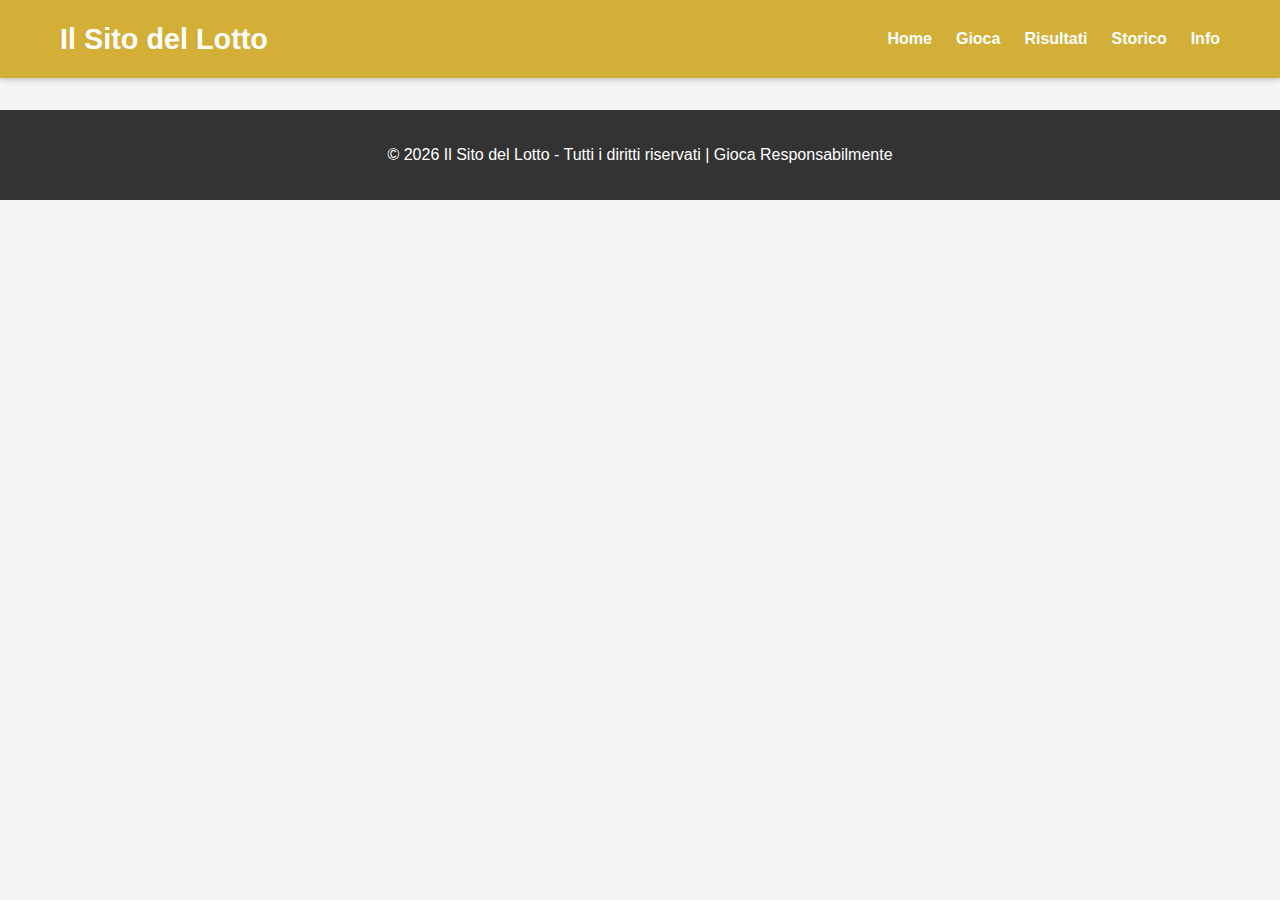
<file: results.html>
<!DOCTYPE html>
<html lang="it">
<head>
    <meta charset="UTF-8">
    <meta name="viewport" content="width=device-width, initial-scale=1.0">
    <title>Risultati Lotto - Il Sito del Lotto</title>
    <link rel="stylesheet" href="styles.css">
</head>
<body>
    <header>
        <div class="container">
            <h1>Il Sito del Lotto</h1>
            <nav>
                <ul>
                    <li><a href="index.html">Home</a></li>
                    <li><a href="play.html">Gioca</a></li>
                    <li><a href="results.html">Risultati</a></li>
                    <li><a href="history.html">Storico</a></li>
                    <li><a href="info.html">Info</a></li>
                </ul>
            </nav>
        </div>
    </header>

    <main id="results">
        <div class="container">
            <div class="results-container">
                <h2>Risultati Estrazioni Lotto</h2>
                <p>Consulta i risultati delle ultime estrazioni per tutte le ruote</p>
                
                <div class="last-extraction">
                    <h3>Ultima Estrazione</h3>
                    <p>Data: <span id="extraction-date"></span></p>
                    
                    <div class="extraction-numbers">
                        <!-- I numeri dell'estrazione verranno mostrati qui -->
                    </div>
                </div>
                
                <div class="all-ruote-results">
                    <h3>Risultati per Ruota</h3>
                    
                    <div class="ruota-result">
                        <h4>Bari</h4>
                        <div class="extraction-numbers" id="bari-results"></div>
                    </div>
                    
                    <div class="ruota-result">
                        <h4>Cagliari</h4>
                        <div class="extraction-numbers" id="cagliari-results"></div>
                    </div>
                    
                    <div class="ruota-result">
                        <h4>Firenze</h4>
                        <div class="extraction-numbers" id="firenze-results"></div>
                    </div>
                    
                    <div class="ruota-result">
                        <h4>Genova</h4>
                        <div class="extraction-numbers" id="genova-results"></div>
                    </div>
                    
                    <div class="ruota-result">
                        <h4>Milano</h4>
                        <div class="extraction-numbers" id="milano-results"></div>
                    </div>
                    
                    <div class="ruota-result">
                        <h4>Napoli</h4>
                        <div class="extraction-numbers" id="napoli-results"></div>
                    </div>
                    
                    <div class="ruota-result">
                        <h4>Palermo</h4>
                        <div class="extraction-numbers" id="palermo-results"></div>
                    </div>
                    
                    <div class="ruota-result">
                        <h4>Roma</h4>
                        <div class="extraction-numbers" id="roma-results"></div>
                    </div>
                    
                    <div class="ruota-result">
                        <h4>Torino</h4>
                        <div class="extraction-numbers" id="torino-results"></div>
                    </div>
                    
                    <div class="ruota-result">
                        <h4>Venezia</h4>
                        <div class="extraction-numbers" id="venezia-results"></div>
                    </div>
                </div>
            </div>
        </div>
    </main>

    <footer>
        <div class="container">
            <p>&copy; 2026 Il Sito del Lotto - Tutti i diritti riservati | Gioca Responsabilmente</p>
        </div>
    </footer>

    <script src="script_results.js"></script>
</body>
</html>
</file>
<file: styles.css>
* {
    margin: 0;
    padding: 0;
    box-sizing: border-box;
}

body {
    font-family: Arial, sans-serif;
    line-height: 1.6;
    color: #333;
    background-color: #f4f4f4;
}

.container {
    max-width: 1200px;
    margin: 0 auto;
    padding: 0 20px;
}

header {
    background-color: #d4af37;
    color: white;
    padding: 1rem 0;
    position: sticky;
    top: 0;
    z-index: 100;
    box-shadow: 0 2px 5px rgba(0,0,0,0.2);
}

header .container {
    display: flex;
    justify-content: space-between;
    align-items: center;
}

header h1 {
    font-size: 1.8rem;
}

nav ul {
    display: flex;
    list-style: none;
}

nav ul li {
    margin-left: 1.5rem;
}

nav ul li a {
    color: white;
    text-decoration: none;
    font-weight: bold;
    transition: color 0.3s;
}

nav ul li a:hover {
    color: #f0e68c;
}

.hero {
    background: linear-gradient(rgba(0, 0, 0, 0.7), rgba(0, 0, 0, 0.7)), url('data:image/svg+xml;utf8,<svg xmlns="http://www.w3.org/2000/svg" width="100" height="100" viewBox="0 0 100 100"><rect width="100" height="100" fill="%23d4af37" opacity="0.1"/></svg>');
    background-size: cover;
    color: white;
    text-align: center;
    padding: 5rem 0;
}

.hero h2 {
    font-size: 2.5rem;
    margin-bottom: 1rem;
}

.hero p {
    font-size: 1.2rem;
    margin-bottom: 2rem;
}

.btn-primary {
    display: inline-block;
    background-color: #d4af37;
    color: white;
    padding: 12px 30px;
    text-decoration: none;
    border-radius: 5px;
    font-weight: bold;
    transition: background-color 0.3s;
}

.btn-primary:hover {
    background-color: #b8941f;
}

.features {
    padding: 4rem 0;
    background-color: white;
}

.feature-box {
    text-align: center;
    padding: 2rem;
    margin: 1rem;
    border-radius: 10px;
    box-shadow: 0 3px 10px rgba(0,0,0,0.1);
    transition: transform 0.3s;
}

.feature-box:hover {
    transform: translateY(-5px);
}

.game-info {
    padding: 4rem 0;
    background-color: #f9f9f9;
}

.numbers-grid {
    margin-top: 2rem;
}

#numbers-container {
    display: grid;
    grid-template-columns: repeat(10, 1fr);
    gap: 10px;
    margin-top: 1rem;
}

.number-btn {
    width: 40px;
    height: 40px;
    display: flex;
    align-items: center;
    justify-content: center;
    background-color: #fff;
    border: 2px solid #ddd;
    border-radius: 50%;
    cursor: pointer;
    font-weight: bold;
    transition: all 0.3s;
}

.number-btn:hover {
    background-color: #eee;
    border-color: #999;
}

.number-btn.selected {
    background-color: #d4af37;
    color: white;
    border-color: #d4af37;
}

footer {
    background-color: #333;
    color: white;
    text-align: center;
    padding: 2rem 0;
    margin-top: 2rem;
}

/* Sezione Gioca */
#play {
    display: none;
    padding: 2rem 0;
    background-color: white;
}

.play-section {
    max-width: 800px;
    margin: 0 auto;
    text-align: center;
}

.selected-numbers {
    margin: 2rem 0;
}

.selected-numbers .number-btn {
    margin: 5px;
}

.ruote-selection {
    margin: 2rem 0;
}

.ruota-option {
    margin: 0 10px;
    padding: 10px;
    border: 1px solid #ddd;
    border-radius: 5px;
    cursor: pointer;
    transition: background-color 0.3s;
}

.ruota-option:hover {
    background-color: #eee;
}

.ruota-option.selected {
    background-color: #d4af37;
    color: white;
}

.bet-types {
    display: flex;
    justify-content: center;
    flex-wrap: wrap;
    margin: 2rem 0;
}

.bet-type {
    margin: 10px;
    padding: 10px 20px;
    background-color: #fff;
    border: 1px solid #ddd;
    border-radius: 5px;
    cursor: pointer;
    transition: background-color 0.3s;
}

.bet-type:hover {
    background-color: #eee;
}

.bet-type.selected {
    background-color: #d4af37;
    color: white;
}

.bet-amount {
    margin: 2rem 0;
}

.bet-amount input {
    width: 100px;
    padding: 10px;
    border: 1px solid #ddd;
    border-radius: 5px;
    text-align: center;
}

.submit-bet {
    margin-top: 2rem;
}

/* Risultati */
#results {
    display: none;
    padding: 2rem 0;
    background-color: white;
}

.results-container {
    max-width: 800px;
    margin: 0 auto;
    text-align: center;
}

.last-extraction {
    margin: 2rem 0;
}

.extraction-numbers {
    display: flex;
    justify-content: center;
    flex-wrap: wrap;
    margin: 1rem 0;
}

.extraction-number {
    width: 40px;
    height: 40px;
    display: flex;
    align-items: center;
    justify-content: center;
    background-color: #d4af37;
    color: white;
    border-radius: 50%;
    margin: 5px;
    font-weight: bold;
}

/* Storico */
#history {
    display: none;
    padding: 2rem 0;
    background-color: white;
}

.history-list {
    max-width: 800px;
    margin: 0 auto;
    text-align: left;
}

.history-item {
    padding: 1rem;
    border-bottom: 1px solid #eee;
}

@media (max-width: 768px) {
    header .container {
        flex-direction: column;
    }
    
    nav ul {
        margin-top: 1rem;
        justify-content: center;
    }
    
    nav ul li {
        margin: 0 0.5rem;
    }
    
    #numbers-container {
        grid-template-columns: repeat(5, 1fr);
    }
    
    .hero h2 {
        font-size: 2rem;
    }
    
    .bet-types {
        flex-direction: column;
        align-items: center;
    }
}
</file>
